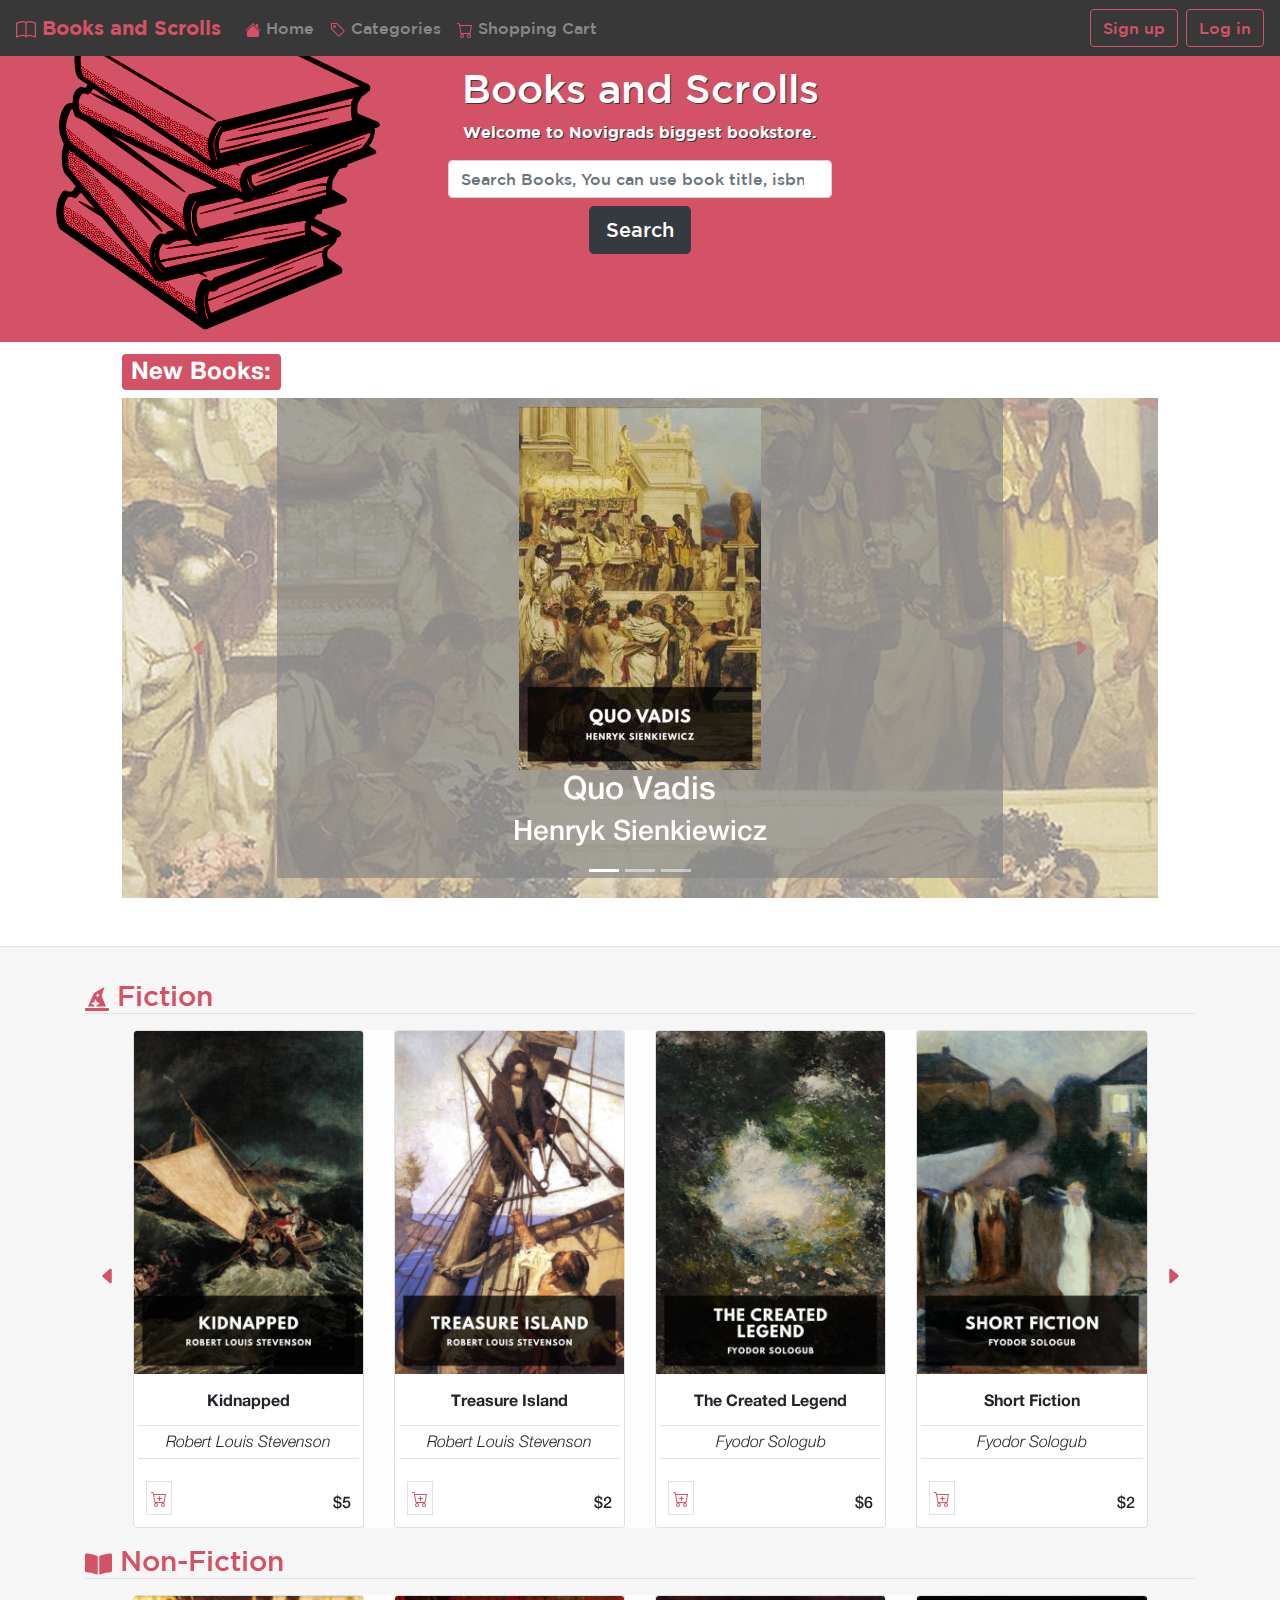
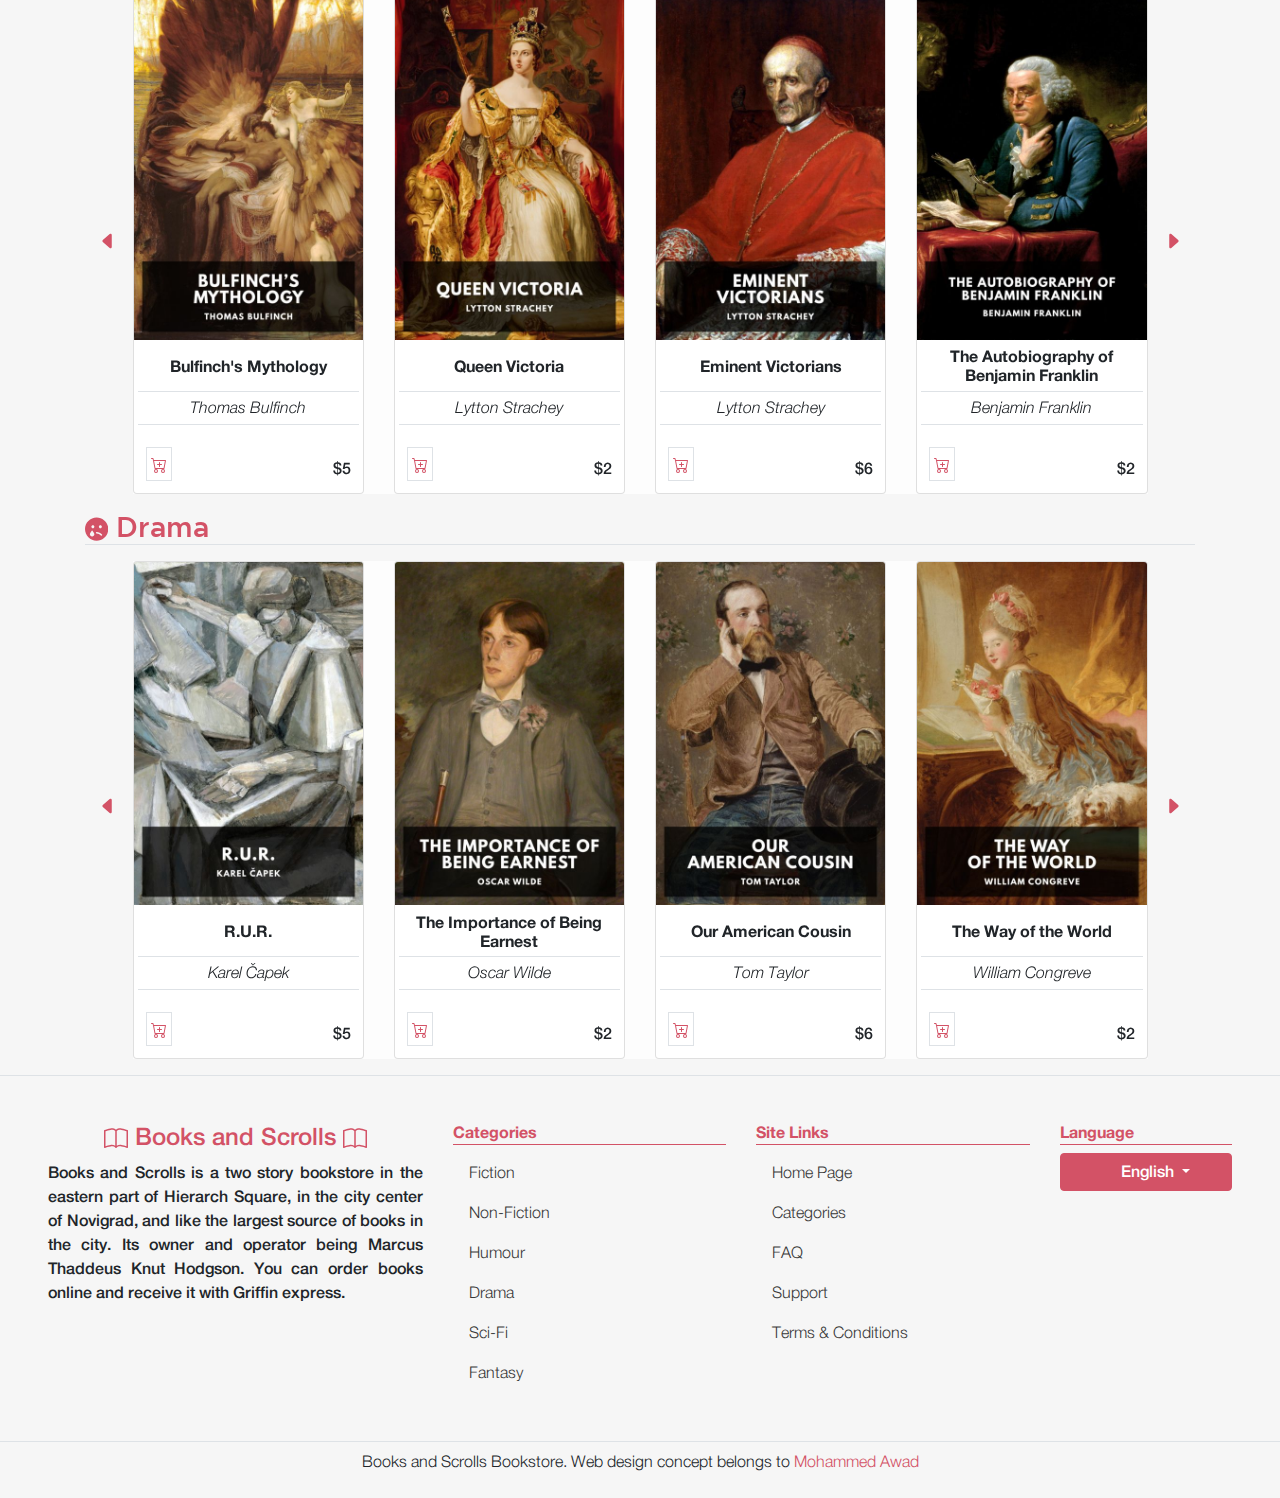
<file: index.html>
<!DOCTYPE html>
<html lang="en">

<head>
  <meta charset="UTF-8">
  <meta content="width=device-width, initial-scale=1.0" name="viewport">
  <meta content="ie=edge" http-equiv="X-UA-Compatible">
  <title>Books and Scrolls</title>
  <link href="./css/bootstrap.min.css" rel="stylesheet">
  <link href="./css/fonts.css" rel="stylesheet">
  <link href="./css/style.css" rel="stylesheet">
  <link href="./css/flags.css" rel="stylesheet">

</head>

<body>
  <header class="font-gotham">
    <nav class="navbar navbar-expand-lg fixed-top">
      <a class="navbar-brand font-gotham-bold" href="index.html">
        <svg class="bi bi-book" fill="#d35266" height="1em" viewbox="0 0 16 16" width="1em" xmlns="http://www.w3.org/2000/svg">
          <path
            d="M1 2.828v9.923c.918-.35 2.107-.692 3.287-.81 1.094-.111 2.278-.039 3.213.492V2.687c-.654-.689-1.782-.886-3.112-.752-1.234.124-2.503.523-3.388.893zm7.5-.141v9.746c.935-.53 2.12-.603 3.213-.493 1.18.12 2.37.461 3.287.811V2.828c-.885-.37-2.154-.769-3.388-.893-1.33-.134-2.458.063-3.112.752zM8 1.783C7.015.936 5.587.81 4.287.94c-1.514.153-3.042.672-3.994 1.105A.5.5 0 0 0 0 2.5v11a.5.5 0 0 0 .707.455c.882-.4 2.303-.881 3.68-1.02 1.409-.142 2.59.087 3.223.877a.5.5 0 0 0 .78 0c.633-.79 1.814-1.019 3.222-.877 1.378.139 2.8.62 3.681 1.02A.5.5 0 0 0 16 13.5v-11a.5.5 0 0 0-.293-.455c-.952-.433-2.48-.952-3.994-1.105C10.413.809 8.985.936 8 1.783z"
            fill-rule="evenodd" />
        </svg>
        Books and Scrolls</a>
      <button aria-controls="navbarCollapsedMenu" aria-expanded="false" aria-label="Toggle navigation" class="navbar-toggler" data-target="#navbarCollapsedMenu" data-toggle="collapse" type="button">
        <span class="navbar-toggler-icon"><svg class="bi bi-list" fill="#d35266" height="1em" viewbox="0 0 16 16" width="1em" xmlns="http://www.w3.org/2000/svg">
            <path d="M2.5 11.5A.5.5 0 0 1 3 11h10a.5.5 0 0 1 0 1H3a.5.5 0 0 1-.5-.5zm0-4A.5.5 0 0 1 3 7h10a.5.5 0 0 1 0 1H3a.5.5 0 0 1-.5-.5zm0-4A.5.5 0 0 1 3 3h10a.5.5 0 0 1 0 1H3a.5.5 0 0 1-.5-.5z" fill-rule="evenodd" />
          </svg></span>
      </button>

      <div class="collapse navbar-collapse" id="navbarCollapsedMenu">
        <ul class="navbar-nav mr-auto mt-2 mt-lg-0">
          <li class="nav-item active">
            <a class="nav-link" href="index.html">
              <svg class="bi bi-house-door" fill="#d35266" height="1em" viewbox="0 0 16 16" width="1em" xmlns="http://www.w3.org/2000/svg">
                <path d="M8 3.293l6 6V13.5a1.5 1.5 0 0 1-1.5 1.5h-9A1.5 1.5 0 0 1 2 13.5V9.293l6-6zm5-.793V6l-2-2V2.5a.5.5 0 0 1 .5-.5h1a.5.5 0 0 1 .5.5z" fill-rule="evenodd" />
                <path d="M7.293 1.5a1 1 0 0 1 1.414 0l6.647 6.646a.5.5 0 0 1-.708.708L8 2.207 1.354 8.854a.5.5 0 1 1-.708-.708L7.293 1.5z" fill-rule="evenodd" />
              </svg>
              Home <span class="sr-only">(current)</span></a>
          </li>
          <li class="nav-item">
            <a class="nav-link" href="#">
              <svg class="bi bi-tag-fill" fill="#d35266" height="1em" viewbox="0 0 16 16" width="1em" xmlns="http://www.w3.org/2000/svg">
                <path d="M2 2v4.586l7 7L13.586 9l-7-7H2zM1 2a1 1 0 0 1 1-1h4.586a1 1 0 0 1 .707.293l7 7a1 1 0 0 1 0 1.414l-4.586 4.586a1 1 0 0 1-1.414 0l-7-7A1 1 0 0 1 1 6.586V2z" fill-rule="evenodd" />
                <path d="M4.5 5a.5.5 0 1 0 0-1 .5.5 0 0 0 0 1zm0 1a1.5 1.5 0 1 0 0-3 1.5 1.5 0 0 0 0 3z" fill-rule="evenodd" />
              </svg>
              Categories</a>
          </li>
          <li class="nav-item">
            <a class="nav-link" href="#">
              <svg class="bi bi-cart" fill="#d35266" height="1em" viewbox="0 0 16 16" width="1em" xmlns="http://www.w3.org/2000/svg">
                <path
                  d="M0 1.5A.5.5 0 0 1 .5 1H2a.5.5 0 0 1 .485.379L2.89 3H14.5a.5.5 0 0 1 .491.592l-1.5 8A.5.5 0 0 1 13 12H4a.5.5 0 0 1-.491-.408L2.01 3.607 1.61 2H.5a.5.5 0 0 1-.5-.5zM3.102 4l1.313 7h8.17l1.313-7H3.102zM5 12a2 2 0 1 0 0 4 2 2 0 0 0 0-4zm7 0a2 2 0 1 0 0 4 2 2 0 0 0 0-4zm-7 1a1 1 0 1 0 0 2 1 1 0 0 0 0-2zm7 0a1 1 0 1 0 0 2 1 1 0 0 0 0-2z"
                  fill-rule="evenodd" />
              </svg>
              Shopping Cart</a>
          </li>
        </ul>
        <a class="btn btn-outline-danger float-right" href="#">Sign up</a>
        <a class="btn btn-outline-danger float-right ml-2" href="#">Log in</a>

      </div>
    </nav>
  </header>
  <main>
    <section class="jumbotron jumbotron-fluid text-center mb-0 font-gotham-bold">
      <h1>Books and Scrolls</h1>
      <p>Welcome to Novigrads biggest bookstore.</p>
      <form>
        <div class="form-group">
          <input class="form-control mx-auto" id="jumbosearch" placeholder="Search Books, You can use book title, isbn, author or publisher to search books" type="search">
          <a class="btn btn-lg btn-dark my-2 " href="results.html">Search</a>
        </div>
      </form>
    </section>
    <section class="container-fluid new border-bottom pb-5 bg-clear d-none d-md-block bg-white font-helvetica">
      <div class="row pt-2">
        <div class="col-md-1"></div>
        <div class="col-md-10">
          <h2 class="text-danger"><span class="badge badge-danger">New Books:</span></h2>

          <div class="carousel slide" data-ride="carousel" id="carouselNew">
            <ol class="carousel-indicators">
              <li class="active" data-slide-to="0" data-target="#carouselNew"></li>
              <li data-slide-to="1" data-target="#carouselNew"></li>
              <li data-slide-to="2" data-target="#carouselNew"></li>
            </ol>
            <div class="carousel-inner">
              <div class="carousel-item active mx-auto">
                <img alt="Book Cover" class="carousel-image" src="./assets/images/hero/quo-vadis-hero.jpg" />
                <div class="carousel-caption">
                  <img alt="Quo Vadis Cover" src="./assets/images/bookcovers/henryk-sienkiewicz_quo-vadis.jpg" />
                  <h2>Quo Vadis</h2>
                  <h3>Henryk Sienkiewicz</h3>
                </div>
              </div>
              <div class="carousel-item">
                <img alt="Book Cover" class="carousel-image" src="./assets/images/hero/pierre-and-jean-hero.jpg" />
                <div class="carousel-caption">
                  <img alt="Quo Vadis Cover" src="./assets/images/bookcovers/guy-de-maupassant_pierre-and-jean.jpg" />
                  <h2>Pierre and Jean</h2>
                  <h3>Guy de Muapassant</h3>
                </div>
              </div>
              <div class="carousel-item">
                <img alt="Book Cover" class="carousel-image" src="./assets/images/hero/hadji-murad-hero.jpg" />
                <div class="carousel-caption">
                  <img alt="Quo Vadis Cover" src="./assets/images/bookcovers/leo-tolstoy_hadji-murad.jpg" />
                  <h2>Hadji Murad</h2>
                  <h3>Leo Tolstoy</h3>
                </div>

              </div>
            </div>
            <a class="carousel-control-prev" data-slide="prev" href="#carouselNew" role="button">
              <span aria-hidden="true" class="carousel-control-prev-icon"></span>
              <span class="sr-only">Previous</span>
            </a>
            <a class="carousel-control-next" data-slide="next" href="#carouselNew" role="button">
              <span aria-hidden="true" class="carousel-control-next-icon"></span>
              <span class="sr-only">Next</span>
            </a>
          </div>
        </div>
        <div class="col-md-1"></div>
      </div>

    </section>
    <section class="shop-content container py-3 font-helvetica">
      <div class="row">
        <div class="col-md-12">
          <h3 class="dep-name my-3 border-bottom font-gotham text-danger"><svg aria-hidden="true" focusable="false" data-prefix="fas" data-icon="hat-wizard" class="svg-inline--fa fa-hat-wizard fa-w-16" role="img" xmlns="http://www.w3.org/2000/svg"
              viewbox="0 0 512 512">
              <path fill="#d35266"
                d="M496 448H16c-8.84 0-16 7.16-16 16v32c0 8.84 7.16 16 16 16h480c8.84 0 16-7.16 16-16v-32c0-8.84-7.16-16-16-16zm-304-64l-64-32 64-32 32-64 32 64 64 32-64 32-16 32h208l-86.41-201.63a63.955 63.955 0 0 1-1.89-45.45L416 0 228.42 107.19a127.989 127.989 0 0 0-53.46 59.15L64 416h144l-16-32zm64-224l16-32 16 32 32 16-32 16-16 32-16-32-32-16 32-16z">
              </path>
            </svg> Fiction</h3>
          <div class="carousel slide row justify-content-center align-items-center" data-ride="fiction" id="fiction">
            <a class="d-none d-lg-block" data-slide="prev" href="#fiction" role="button">
              <span aria-hidden="true" class="carousel-control-prev-icon"></span>
              <span class="sr-only">Previous</span>
            </a>
            <div class="col-lg-11">
              <div class="carousel-inner">
                <div class="carousel-item active">
                  <div class="card-deck row">
                    <div class="card">
                      <img alt="Book Cover" class="card-img-top" src="./assets/images/bookcovers/robert-louis-stevenson_kidnapped.jpg">
                      <div class="d-flex flex-column p-1">
                        <h6 class="card-title font-helvetica-bold p-1 m-0 border-bottom d-flex align-items-center text-center justify-content-center">Kidnapped</h6>
                        <p class="font-helvetica-italic p-1 m-0 border-bottom text-center">Robert Louis Stevenson</p>
                        <div class="d-flex justify-content-between align-items-end p-2">
                          <a class="p-1 d-inline-block border">
                            <svg class="bi bi-cart-plus" fill="#d35266" height="1em" viewbox="0 0 16 16" width="1em" xmlns="http://www.w3.org/2000/svg">
                              <path
                                d="M0 1.5A.5.5 0 0 1 .5 1H2a.5.5 0 0 1 .485.379L2.89 3H14.5a.5.5 0 0 1 .491.592l-1.5 8A.5.5 0 0 1 13 12H4a.5.5 0 0 1-.491-.408L2.01 3.607 1.61 2H.5a.5.5 0 0 1-.5-.5zM3.102 4l1.313 7h8.17l1.313-7H3.102zM5 12a2 2 0 1 0 0 4 2 2 0 0 0 0-4zm7 0a2 2 0 1 0 0 4 2 2 0 0 0 0-4zm-7 1a1 1 0 1 0 0 2 1 1 0 0 0 0-2zm7 0a1 1 0 1 0 0 2 1 1 0 0 0 0-2z"
                                fill-rule="evenodd" />
                              <path d="M8.5 5a.5.5 0 0 1 .5.5V7h1.5a.5.5 0 0 1 0 1H9v1.5a.5.5 0 0 1-1 0V8H6.5a.5.5 0 0 1 0-1H8V5.5a.5.5 0 0 1 .5-.5z" fill-rule="evenodd" />
                            </svg>
                          </a>
                          <span class="float-right align-content-end mt-4">$5</span>
                        </div>
                      </div>
                    </div>
                    <div class="card">
                      <img alt="Book Cover" class="card-img-top" src="./assets/images/bookcovers/robert-louis-stevenson_treasure-island.jpg">
                      <div class="d-flex flex-column p-1">
                        <h6 class="card-title font-helvetica-bold p-1 m-0 border-bottom d-flex align-items-center text-center justify-content-center">Treasure Island</h6>
                        <p class="font-helvetica-italic p-1 m-0 border-bottom text-center">Robert Louis Stevenson</p>
                        <div class="d-flex justify-content-between align-items-end p-2">
                          <a class="p-1 d-inline-block border">
                            <svg class="bi bi-cart-plus" fill="#d35266" height="1em" viewbox="0 0 16 16" width="1em" xmlns="http://www.w3.org/2000/svg">
                              <path
                                d="M0 1.5A.5.5 0 0 1 .5 1H2a.5.5 0 0 1 .485.379L2.89 3H14.5a.5.5 0 0 1 .491.592l-1.5 8A.5.5 0 0 1 13 12H4a.5.5 0 0 1-.491-.408L2.01 3.607 1.61 2H.5a.5.5 0 0 1-.5-.5zM3.102 4l1.313 7h8.17l1.313-7H3.102zM5 12a2 2 0 1 0 0 4 2 2 0 0 0 0-4zm7 0a2 2 0 1 0 0 4 2 2 0 0 0 0-4zm-7 1a1 1 0 1 0 0 2 1 1 0 0 0 0-2zm7 0a1 1 0 1 0 0 2 1 1 0 0 0 0-2z"
                                fill-rule="evenodd" />
                              <path d="M8.5 5a.5.5 0 0 1 .5.5V7h1.5a.5.5 0 0 1 0 1H9v1.5a.5.5 0 0 1-1 0V8H6.5a.5.5 0 0 1 0-1H8V5.5a.5.5 0 0 1 .5-.5z" fill-rule="evenodd" />
                            </svg>
                          </a>
                          <span class="float-right align-content-end mt-4">$2</span>
                        </div>
                      </div>
                    </div>
                    <div class="w-100 d-lg-none mb-3"></div>
                    <div class="card">
                      <img alt="Book Cover" class="card-img-top" src="./assets/images/bookcovers/fyodor-sologub_the-created-legend.jpg">
                      <div class="d-flex flex-column p-1">
                        <h6 class="card-title font-helvetica-bold p-1 m-0 border-bottom d-flex align-items-center text-center justify-content-center">The Created Legend</h6>
                        <p class="font-helvetica-italic p-1 m-0 border-bottom text-center">Fyodor Sologub</p>
                        <div class="d-flex justify-content-between align-items-end p-2">
                          <a class="p-1 d-inline-block border">
                            <svg class="bi bi-cart-plus" fill="#d35266" height="1em" viewbox="0 0 16 16" width="1em" xmlns="http://www.w3.org/2000/svg">
                              <path
                                d="M0 1.5A.5.5 0 0 1 .5 1H2a.5.5 0 0 1 .485.379L2.89 3H14.5a.5.5 0 0 1 .491.592l-1.5 8A.5.5 0 0 1 13 12H4a.5.5 0 0 1-.491-.408L2.01 3.607 1.61 2H.5a.5.5 0 0 1-.5-.5zM3.102 4l1.313 7h8.17l1.313-7H3.102zM5 12a2 2 0 1 0 0 4 2 2 0 0 0 0-4zm7 0a2 2 0 1 0 0 4 2 2 0 0 0 0-4zm-7 1a1 1 0 1 0 0 2 1 1 0 0 0 0-2zm7 0a1 1 0 1 0 0 2 1 1 0 0 0 0-2z"
                                fill-rule="evenodd" />
                              <path d="M8.5 5a.5.5 0 0 1 .5.5V7h1.5a.5.5 0 0 1 0 1H9v1.5a.5.5 0 0 1-1 0V8H6.5a.5.5 0 0 1 0-1H8V5.5a.5.5 0 0 1 .5-.5z" fill-rule="evenodd" />
                            </svg>
                          </a>
                          <span class="float-right align-content-end mt-4">$6</span>
                        </div>
                      </div>
                    </div>
                    <div class="card">
                      <img alt="Book Cover" class="card-img-top" src="./assets/images/bookcovers/fyodor-sologub_short-fiction.jpg">
                      <div class="d-flex flex-column p-1">
                        <h6 class="card-title font-helvetica-bold p-1 m-0 border-bottom d-flex align-items-center text-center justify-content-center">Short Fiction</h6>
                        <p class="font-helvetica-italic p-1 m-0 border-bottom text-center">Fyodor Sologub</p>
                        <div class="d-flex justify-content-between align-items-end p-2">
                          <a class="p-1 d-inline-block border">
                            <svg class="bi bi-cart-plus" fill="#d35266" height="1em" viewbox="0 0 16 16" width="1em" xmlns="http://www.w3.org/2000/svg">
                              <path
                                d="M0 1.5A.5.5 0 0 1 .5 1H2a.5.5 0 0 1 .485.379L2.89 3H14.5a.5.5 0 0 1 .491.592l-1.5 8A.5.5 0 0 1 13 12H4a.5.5 0 0 1-.491-.408L2.01 3.607 1.61 2H.5a.5.5 0 0 1-.5-.5zM3.102 4l1.313 7h8.17l1.313-7H3.102zM5 12a2 2 0 1 0 0 4 2 2 0 0 0 0-4zm7 0a2 2 0 1 0 0 4 2 2 0 0 0 0-4zm-7 1a1 1 0 1 0 0 2 1 1 0 0 0 0-2zm7 0a1 1 0 1 0 0 2 1 1 0 0 0 0-2z"
                                fill-rule="evenodd" />
                              <path d="M8.5 5a.5.5 0 0 1 .5.5V7h1.5a.5.5 0 0 1 0 1H9v1.5a.5.5 0 0 1-1 0V8H6.5a.5.5 0 0 1 0-1H8V5.5a.5.5 0 0 1 .5-.5z" fill-rule="evenodd" />
                            </svg>
                          </a>
                          <span class="float-right align-content-end mt-4">$2</span>
                        </div>
                      </div>
                    </div>

                  </div>
                </div>
                <div class="carousel-item">
                  <div class="card-deck row">
                    <div class="card">
                      <img alt="Book Cover" class="card-img-top" src="./assets/images/bookcovers/fyodor-sologub_the-little-demon.jpg">
                      <div class="d-flex flex-column p-1">
                        <h6 class="card-title font-helvetica-bold p-1 m-0 border-bottom d-flex align-items-center text-center justify-content-center">Little Demon</h6>
                        <p class="font-helvetica-italic p-1 m-0 border-bottom text-center">Fyodor Sologub</p>
                        <div class="d-flex justify-content-between align-items-end p-2">
                          <a class="p-1 d-inline-block border">
                            <svg class="bi bi-cart-plus" fill="#d35266" height="1em" viewbox="0 0 16 16" width="1em" xmlns="http://www.w3.org/2000/svg">
                              <path
                                d="M0 1.5A.5.5 0 0 1 .5 1H2a.5.5 0 0 1 .485.379L2.89 3H14.5a.5.5 0 0 1 .491.592l-1.5 8A.5.5 0 0 1 13 12H4a.5.5 0 0 1-.491-.408L2.01 3.607 1.61 2H.5a.5.5 0 0 1-.5-.5zM3.102 4l1.313 7h8.17l1.313-7H3.102zM5 12a2 2 0 1 0 0 4 2 2 0 0 0 0-4zm7 0a2 2 0 1 0 0 4 2 2 0 0 0 0-4zm-7 1a1 1 0 1 0 0 2 1 1 0 0 0 0-2zm7 0a1 1 0 1 0 0 2 1 1 0 0 0 0-2z"
                                fill-rule="evenodd" />
                              <path d="M8.5 5a.5.5 0 0 1 .5.5V7h1.5a.5.5 0 0 1 0 1H9v1.5a.5.5 0 0 1-1 0V8H6.5a.5.5 0 0 1 0-1H8V5.5a.5.5 0 0 1 .5-.5z" fill-rule="evenodd" />
                            </svg>
                          </a>
                          <span class="float-right align-content-end mt-4">$23</span>
                        </div>
                      </div>
                    </div>
                    <div class="card">
                      <img alt="Book Cover" class="card-img-top" src="./assets/images/bookcovers/lewis-carroll_a-tangled-tale.jpg">
                      <div class="d-flex flex-column p-1">
                        <h6 class="card-title font-helvetica-bold p-1 m-0 border-bottom d-flex align-items-center text-center justify-content-center">A Tangled Tale</h6>
                        <p class="font-helvetica-italic p-1 m-0 border-bottom text-center">Lewis Caroll</p>
                        <div class="d-flex justify-content-between align-items-end p-2">
                          <a class="p-1 d-inline-block border">
                            <svg class="bi bi-cart-plus" fill="#d35266" height="1em" viewbox="0 0 16 16" width="1em" xmlns="http://www.w3.org/2000/svg">
                              <path
                                d="M0 1.5A.5.5 0 0 1 .5 1H2a.5.5 0 0 1 .485.379L2.89 3H14.5a.5.5 0 0 1 .491.592l-1.5 8A.5.5 0 0 1 13 12H4a.5.5 0 0 1-.491-.408L2.01 3.607 1.61 2H.5a.5.5 0 0 1-.5-.5zM3.102 4l1.313 7h8.17l1.313-7H3.102zM5 12a2 2 0 1 0 0 4 2 2 0 0 0 0-4zm7 0a2 2 0 1 0 0 4 2 2 0 0 0 0-4zm-7 1a1 1 0 1 0 0 2 1 1 0 0 0 0-2zm7 0a1 1 0 1 0 0 2 1 1 0 0 0 0-2z"
                                fill-rule="evenodd" />
                              <path d="M8.5 5a.5.5 0 0 1 .5.5V7h1.5a.5.5 0 0 1 0 1H9v1.5a.5.5 0 0 1-1 0V8H6.5a.5.5 0 0 1 0-1H8V5.5a.5.5 0 0 1 .5-.5z" fill-rule="evenodd" />
                            </svg>
                          </a>
                          <span class="float-right align-content-end mt-4">$7</span>
                        </div>
                      </div>
                    </div>
                    <div class="w-100 d-lg-none mb-3"></div>
                    <div class="card">
                      <img alt="Book Cover" class="card-img-top" src="./assets/images/bookcovers/lewis-carroll_alices-adventures-in-wonderland.jpg">
                      <div class="d-flex flex-column p-1">
                        <h6 class="card-title font-helvetica-bold p-1 m-0 border-bottom d-flex align-items-center text-center justify-content-center">Alice's Adventures in
                          Wonderland</h6>
                        <p class="font-helvetica-italic p-1 m-0 border-bottom text-center">Lewis Carroll</p>
                        <div class="d-flex justify-content-between align-items-end p-2">
                          <a class="p-1 d-inline-block border">
                            <svg class="bi bi-cart-plus" fill="#d35266" height="1em" viewbox="0 0 16 16" width="1em" xmlns="http://www.w3.org/2000/svg">
                              <path
                                d="M0 1.5A.5.5 0 0 1 .5 1H2a.5.5 0 0 1 .485.379L2.89 3H14.5a.5.5 0 0 1 .491.592l-1.5 8A.5.5 0 0 1 13 12H4a.5.5 0 0 1-.491-.408L2.01 3.607 1.61 2H.5a.5.5 0 0 1-.5-.5zM3.102 4l1.313 7h8.17l1.313-7H3.102zM5 12a2 2 0 1 0 0 4 2 2 0 0 0 0-4zm7 0a2 2 0 1 0 0 4 2 2 0 0 0 0-4zm-7 1a1 1 0 1 0 0 2 1 1 0 0 0 0-2zm7 0a1 1 0 1 0 0 2 1 1 0 0 0 0-2z"
                                fill-rule="evenodd" />
                              <path d="M8.5 5a.5.5 0 0 1 .5.5V7h1.5a.5.5 0 0 1 0 1H9v1.5a.5.5 0 0 1-1 0V8H6.5a.5.5 0 0 1 0-1H8V5.5a.5.5 0 0 1 .5-.5z" fill-rule="evenodd" />
                            </svg>
                          </a>
                          <span class="float-right align-content-end mt-4">$4</span>
                        </div>
                      </div>
                    </div>
                    <div class="card">
                      <img alt="Book Cover" class="card-img-top" src="./assets/images/bookcovers/selma-lagerlof_the-wonderful-adventures-of-nils.jpg">
                      <div class="d-flex flex-column p-1">
                        <h6 class="card-title font-helvetica-bold p-1 m-0 border-bottom d-flex align-items-center text-center justify-content-center">The Wonderful Adventures of
                          Nils</h6>
                        <p class="font-helvetica-italic p-1 m-0 border-bottom text-center">Selma Lagerlöf</p>
                        <div class="d-flex justify-content-between align-items-end p-2">

                          <a class="p-1 d-inline-block border">
                            <svg class="bi bi-cart-plus" fill="#d35266" height="1em" viewbox="0 0 16 16" width="1em" xmlns="http://www.w3.org/2000/svg">
                              <path
                                d="M0 1.5A.5.5 0 0 1 .5 1H2a.5.5 0 0 1 .485.379L2.89 3H14.5a.5.5 0 0 1 .491.592l-1.5 8A.5.5 0 0 1 13 12H4a.5.5 0 0 1-.491-.408L2.01 3.607 1.61 2H.5a.5.5 0 0 1-.5-.5zM3.102 4l1.313 7h8.17l1.313-7H3.102zM5 12a2 2 0 1 0 0 4 2 2 0 0 0 0-4zm7 0a2 2 0 1 0 0 4 2 2 0 0 0 0-4zm-7 1a1 1 0 1 0 0 2 1 1 0 0 0 0-2zm7 0a1 1 0 1 0 0 2 1 1 0 0 0 0-2z"
                                fill-rule="evenodd" />
                              <path d="M8.5 5a.5.5 0 0 1 .5.5V7h1.5a.5.5 0 0 1 0 1H9v1.5a.5.5 0 0 1-1 0V8H6.5a.5.5 0 0 1 0-1H8V5.5a.5.5 0 0 1 .5-.5z" fill-rule="evenodd" />
                            </svg>
                          </a>
                          <span class="float-right align-content-end mt-4">$2</span>
                        </div>
                      </div>
                    </div>

                  </div>
                </div>
              </div>

            </div>
            <a class="d-none d-lg-block" data-slide="next" href="#fiction" role="button">
              <span aria-hidden="true" class="carousel-control-next-icon"></span>
              <span class="sr-only">Next</span>
            </a>
          </div>
        </div>
      </div>
      <div class="row">
        <div class="col-md-12">
          <h3 class="dep-name my-3 border-bottom font-gotham text-danger"><svg aria-hidden="true" focusable="false" data-prefix="fas" data-icon="book-open" class="svg-inline--fa fa-book-open fa-w-16" role="img" xmlns="http://www.w3.org/2000/svg"
              viewbox="0 0 576 512">
              <path fill="#d35266"
                d="M542.22 32.05c-54.8 3.11-163.72 14.43-230.96 55.59-4.64 2.84-7.27 7.89-7.27 13.17v363.87c0 11.55 12.63 18.85 23.28 13.49 69.18-34.82 169.23-44.32 218.7-46.92 16.89-.89 30.02-14.43 30.02-30.66V62.75c.01-17.71-15.35-31.74-33.77-30.7zM264.73 87.64C197.5 46.48 88.58 35.17 33.78 32.05 15.36 31.01 0 45.04 0 62.75V400.6c0 16.24 13.13 29.78 30.02 30.66 49.49 2.6 149.59 12.11 218.77 46.95 10.62 5.35 23.21-1.94 23.21-13.46V100.63c0-5.29-2.62-10.14-7.27-12.99z">
              </path>
            </svg> Non-Fiction</h3>
          <div class="carousel slide row justify-content-center align-items-center" data-ride="non-fiction" id="non-fiction">
            <a class="d-none d-lg-block" data-slide="prev" href="#non-fiction" role="button">
              <span aria-hidden="true" class="carousel-control-prev-icon"></span>
              <span class="sr-only">Previous</span>
            </a>
            <div class="col-lg-11">

              <div class="carousel-inner">


                <div class="carousel-item active">

                  <div class="card-deck row">
                    <div class="card">
                      <img alt="Book Cover" class="card-img-top" src="./assets/images/bookcovers/thomas-bulfinch_bulfinchs-mythology.jpg">
                      <div class="d-flex flex-column p-1">
                        <h6 class="card-title font-helvetica-bold p-1 m-0 border-bottom d-flex align-items-center text-center justify-content-center">Bulfinch's Mythology</h6>
                        <p class="font-helvetica-italic p-1 m-0 border-bottom text-center">Thomas Bulfinch</p>
                        <div class="d-flex justify-content-between align-items-end p-2">
                          <a class="p-1 d-inline-block border">
                            <svg class="bi bi-cart-plus" fill="#d35266" height="1em" viewbox="0 0 16 16" width="1em" xmlns="http://www.w3.org/2000/svg">
                              <path
                                d="M0 1.5A.5.5 0 0 1 .5 1H2a.5.5 0 0 1 .485.379L2.89 3H14.5a.5.5 0 0 1 .491.592l-1.5 8A.5.5 0 0 1 13 12H4a.5.5 0 0 1-.491-.408L2.01 3.607 1.61 2H.5a.5.5 0 0 1-.5-.5zM3.102 4l1.313 7h8.17l1.313-7H3.102zM5 12a2 2 0 1 0 0 4 2 2 0 0 0 0-4zm7 0a2 2 0 1 0 0 4 2 2 0 0 0 0-4zm-7 1a1 1 0 1 0 0 2 1 1 0 0 0 0-2zm7 0a1 1 0 1 0 0 2 1 1 0 0 0 0-2z"
                                fill-rule="evenodd" />
                              <path d="M8.5 5a.5.5 0 0 1 .5.5V7h1.5a.5.5 0 0 1 0 1H9v1.5a.5.5 0 0 1-1 0V8H6.5a.5.5 0 0 1 0-1H8V5.5a.5.5 0 0 1 .5-.5z" fill-rule="evenodd" />
                            </svg>
                          </a>
                          <span class="float-right align-content-end mt-4">$5</span>
                        </div>
                      </div>
                    </div>
                    <div class="card">
                      <img alt="Book Cover" class="card-img-top" src="./assets/images/bookcovers/lytton-strachey_queen-victoria.jpg">
                      <div class="d-flex flex-column p-1">
                        <h6 class="card-title font-helvetica-bold p-1 m-0 border-bottom d-flex align-items-center text-center justify-content-center">Queen Victoria</h6>
                        <p class="font-helvetica-italic p-1 m-0 border-bottom text-center">Lytton Strachey</p>
                        <div class="d-flex justify-content-between align-items-end p-2">
                          <a class="p-1 d-inline-block border">
                            <svg class="bi bi-cart-plus" fill="#d35266" height="1em" viewbox="0 0 16 16" width="1em" xmlns="http://www.w3.org/2000/svg">
                              <path
                                d="M0 1.5A.5.5 0 0 1 .5 1H2a.5.5 0 0 1 .485.379L2.89 3H14.5a.5.5 0 0 1 .491.592l-1.5 8A.5.5 0 0 1 13 12H4a.5.5 0 0 1-.491-.408L2.01 3.607 1.61 2H.5a.5.5 0 0 1-.5-.5zM3.102 4l1.313 7h8.17l1.313-7H3.102zM5 12a2 2 0 1 0 0 4 2 2 0 0 0 0-4zm7 0a2 2 0 1 0 0 4 2 2 0 0 0 0-4zm-7 1a1 1 0 1 0 0 2 1 1 0 0 0 0-2zm7 0a1 1 0 1 0 0 2 1 1 0 0 0 0-2z"
                                fill-rule="evenodd" />
                              <path d="M8.5 5a.5.5 0 0 1 .5.5V7h1.5a.5.5 0 0 1 0 1H9v1.5a.5.5 0 0 1-1 0V8H6.5a.5.5 0 0 1 0-1H8V5.5a.5.5 0 0 1 .5-.5z" fill-rule="evenodd" />
                            </svg>
                          </a>
                          <span class="float-right align-content-end mt-4">$2</span>
                        </div>
                      </div>
                    </div>
                    <div class="w-100 d-lg-none mb-3"></div>
                    <div class="card">
                      <img alt="Book Cover" class="card-img-top" src="./assets/images/bookcovers/lytton-strachey_eminent-victorians.jpg">
                      <div class="d-flex flex-column p-1">
                        <h6 class="card-title font-helvetica-bold p-1 m-0 border-bottom d-flex align-items-center text-center justify-content-center">Eminent Victorians</h6>
                        <p class="font-helvetica-italic p-1 m-0 border-bottom text-center">Lytton Strachey</p>
                        <div class="d-flex justify-content-between align-items-end p-2">

                          <a class="p-1 d-inline-block border">
                            <svg class="bi bi-cart-plus" fill="#d35266" height="1em" viewbox="0 0 16 16" width="1em" xmlns="http://www.w3.org/2000/svg">
                              <path
                                d="M0 1.5A.5.5 0 0 1 .5 1H2a.5.5 0 0 1 .485.379L2.89 3H14.5a.5.5 0 0 1 .491.592l-1.5 8A.5.5 0 0 1 13 12H4a.5.5 0 0 1-.491-.408L2.01 3.607 1.61 2H.5a.5.5 0 0 1-.5-.5zM3.102 4l1.313 7h8.17l1.313-7H3.102zM5 12a2 2 0 1 0 0 4 2 2 0 0 0 0-4zm7 0a2 2 0 1 0 0 4 2 2 0 0 0 0-4zm-7 1a1 1 0 1 0 0 2 1 1 0 0 0 0-2zm7 0a1 1 0 1 0 0 2 1 1 0 0 0 0-2z"
                                fill-rule="evenodd" />
                              <path d="M8.5 5a.5.5 0 0 1 .5.5V7h1.5a.5.5 0 0 1 0 1H9v1.5a.5.5 0 0 1-1 0V8H6.5a.5.5 0 0 1 0-1H8V5.5a.5.5 0 0 1 .5-.5z" fill-rule="evenodd" />
                            </svg>
                          </a>
                          <span class="float-right align-content-end mt-4">$6</span>
                        </div>
                      </div>
                    </div>
                    <div class="card">
                      <img alt="Book Cover" class="card-img-top" src="./assets/images/bookcovers/benjamin-franklin_the-autobiography-of-benjamin-franklin.jpg">
                      <div class="d-flex flex-column p-1">
                        <h6 class="card-title font-helvetica-bold p-1 m-0 border-bottom d-flex align-items-center text-center justify-content-center">The Autobiography of
                          Benjamin
                          Franklin</h6>
                        <p class="font-helvetica-italic p-1 m-0 border-bottom text-center">Benjamin Franklin</p>
                        <div class="d-flex justify-content-between align-items-end p-2">

                          <a class="p-1 d-inline-block border">
                            <svg class="bi bi-cart-plus" fill="#d35266" height="1em" viewbox="0 0 16 16" width="1em" xmlns="http://www.w3.org/2000/svg">
                              <path
                                d="M0 1.5A.5.5 0 0 1 .5 1H2a.5.5 0 0 1 .485.379L2.89 3H14.5a.5.5 0 0 1 .491.592l-1.5 8A.5.5 0 0 1 13 12H4a.5.5 0 0 1-.491-.408L2.01 3.607 1.61 2H.5a.5.5 0 0 1-.5-.5zM3.102 4l1.313 7h8.17l1.313-7H3.102zM5 12a2 2 0 1 0 0 4 2 2 0 0 0 0-4zm7 0a2 2 0 1 0 0 4 2 2 0 0 0 0-4zm-7 1a1 1 0 1 0 0 2 1 1 0 0 0 0-2zm7 0a1 1 0 1 0 0 2 1 1 0 0 0 0-2z"
                                fill-rule="evenodd" />
                              <path d="M8.5 5a.5.5 0 0 1 .5.5V7h1.5a.5.5 0 0 1 0 1H9v1.5a.5.5 0 0 1-1 0V8H6.5a.5.5 0 0 1 0-1H8V5.5a.5.5 0 0 1 .5-.5z" fill-rule="evenodd" />
                            </svg>
                          </a>
                          <span class="float-right align-content-end mt-4">$2</span>
                        </div>
                      </div>
                    </div>

                  </div>


                </div>
                <div class="carousel-item">
                  <div class="card-deck row">
                    <div class="card">
                      <img alt="Book Cover" class="card-img-top" src="./assets/images/bookcovers/julius-caesar_commentaries-on-the-gallic-war.jpg">
                      <div class="d-flex flex-column p-1">
                        <h6 class="card-title font-helvetica-bold p-1 m-0 border-bottom d-flex align-items-center text-center justify-content-center">Commentaries on the Gallic
                          War</h6>
                        <p class="font-helvetica-italic p-1 m-0 border-bottom text-center">Julius Caesar</p>
                        <div class="d-flex justify-content-between align-items-end p-2">

                          <a class="p-1 d-inline-block border">
                            <svg class="bi bi-cart-plus" fill="#d35266" height="1em" viewbox="0 0 16 16" width="1em" xmlns="http://www.w3.org/2000/svg">
                              <path
                                d="M0 1.5A.5.5 0 0 1 .5 1H2a.5.5 0 0 1 .485.379L2.89 3H14.5a.5.5 0 0 1 .491.592l-1.5 8A.5.5 0 0 1 13 12H4a.5.5 0 0 1-.491-.408L2.01 3.607 1.61 2H.5a.5.5 0 0 1-.5-.5zM3.102 4l1.313 7h8.17l1.313-7H3.102zM5 12a2 2 0 1 0 0 4 2 2 0 0 0 0-4zm7 0a2 2 0 1 0 0 4 2 2 0 0 0 0-4zm-7 1a1 1 0 1 0 0 2 1 1 0 0 0 0-2zm7 0a1 1 0 1 0 0 2 1 1 0 0 0 0-2z"
                                fill-rule="evenodd" />
                              <path d="M8.5 5a.5.5 0 0 1 .5.5V7h1.5a.5.5 0 0 1 0 1H9v1.5a.5.5 0 0 1-1 0V8H6.5a.5.5 0 0 1 0-1H8V5.5a.5.5 0 0 1 .5-.5z" fill-rule="evenodd" />
                            </svg>
                          </a>
                          <span class="float-right align-content-end mt-4">$23</span>
                        </div>
                      </div>
                    </div>
                    <div class="card">
                      <img alt="Book Cover" class="card-img-top" src="./assets/images/bookcovers/frederick-douglass_narrative-of-the-life-of-frederick-douglass.jpg">
                      <div class="d-flex flex-column p-1">
                        <h6 class="card-title font-helvetica-bold p-1 m-0 border-bottom d-flex align-items-center text-center justify-content-center">Narrative of the Life of
                          Frederick Douglass</h6>
                        <p class="font-helvetica-italic p-1 m-0 border-bottom text-center">Frederick Douglass</p>
                        <div class="d-flex justify-content-between align-items-end p-2">

                          <a class="p-1 d-inline-block border">
                            <svg class="bi bi-cart-plus" fill="#d35266" height="1em" viewbox="0 0 16 16" width="1em" xmlns="http://www.w3.org/2000/svg">
                              <path
                                d="M0 1.5A.5.5 0 0 1 .5 1H2a.5.5 0 0 1 .485.379L2.89 3H14.5a.5.5 0 0 1 .491.592l-1.5 8A.5.5 0 0 1 13 12H4a.5.5 0 0 1-.491-.408L2.01 3.607 1.61 2H.5a.5.5 0 0 1-.5-.5zM3.102 4l1.313 7h8.17l1.313-7H3.102zM5 12a2 2 0 1 0 0 4 2 2 0 0 0 0-4zm7 0a2 2 0 1 0 0 4 2 2 0 0 0 0-4zm-7 1a1 1 0 1 0 0 2 1 1 0 0 0 0-2zm7 0a1 1 0 1 0 0 2 1 1 0 0 0 0-2z"
                                fill-rule="evenodd" />
                              <path d="M8.5 5a.5.5 0 0 1 .5.5V7h1.5a.5.5 0 0 1 0 1H9v1.5a.5.5 0 0 1-1 0V8H6.5a.5.5 0 0 1 0-1H8V5.5a.5.5 0 0 1 .5-.5z" fill-rule="evenodd" />
                            </svg>
                          </a>
                          <span class="float-right align-content-end mt-4">$7</span>
                        </div>
                      </div>
                    </div>
                    <div class="w-100 d-lg-none mb-3"></div>

                    <div class="card">
                      <img alt="Book Cover" class="card-img-top" src="./assets/images/bookcovers/apsley-cherry-garrard_the-worst-journey-in-the-world.jpg">
                      <div class="d-flex flex-column p-1">
                        <h6 class="card-title font-helvetica-bold p-1 m-0 border-bottom d-flex align-items-center text-center justify-content-center">The Worst Journey in the
                          World</h6>
                        <p class="font-helvetica-italic p-1 m-0 border-bottom text-center">Apsley Cherry-Garrard</p>
                        <div class="d-flex justify-content-between align-items-end p-2">

                          <a class="p-1 d-inline-block border">
                            <svg class="bi bi-cart-plus" fill="#d35266" height="1em" viewbox="0 0 16 16" width="1em" xmlns="http://www.w3.org/2000/svg">
                              <path
                                d="M0 1.5A.5.5 0 0 1 .5 1H2a.5.5 0 0 1 .485.379L2.89 3H14.5a.5.5 0 0 1 .491.592l-1.5 8A.5.5 0 0 1 13 12H4a.5.5 0 0 1-.491-.408L2.01 3.607 1.61 2H.5a.5.5 0 0 1-.5-.5zM3.102 4l1.313 7h8.17l1.313-7H3.102zM5 12a2 2 0 1 0 0 4 2 2 0 0 0 0-4zm7 0a2 2 0 1 0 0 4 2 2 0 0 0 0-4zm-7 1a1 1 0 1 0 0 2 1 1 0 0 0 0-2zm7 0a1 1 0 1 0 0 2 1 1 0 0 0 0-2z"
                                fill-rule="evenodd" />
                              <path d="M8.5 5a.5.5 0 0 1 .5.5V7h1.5a.5.5 0 0 1 0 1H9v1.5a.5.5 0 0 1-1 0V8H6.5a.5.5 0 0 1 0-1H8V5.5a.5.5 0 0 1 .5-.5z" fill-rule="evenodd" />
                            </svg>
                          </a>
                          <span class="float-right align-content-end mt-4">$4</span>
                        </div>
                      </div>
                    </div>
                    <div class="card">
                      <img alt="Book Cover" class="card-img-top" src="./assets/images/bookcovers/okakura-kakuzo_the-book-of-tea.jpg">
                      <div class="d-flex flex-column p-1">
                        <h6 class="card-title font-helvetica-bold p-1 m-0 border-bottom d-flex align-items-center text-center justify-content-center">The Book of Tea</h6>
                        <p class="font-helvetica-italic p-1 m-0 border-bottom text-center">Okakura Kakuzō</p>
                        <div class="d-flex justify-content-between align-items-end p-2">

                          <a class="p-1 d-inline-block border">
                            <svg class="bi bi-cart-plus" fill="#d35266" height="1em" viewbox="0 0 16 16" width="1em" xmlns="http://www.w3.org/2000/svg">
                              <path
                                d="M0 1.5A.5.5 0 0 1 .5 1H2a.5.5 0 0 1 .485.379L2.89 3H14.5a.5.5 0 0 1 .491.592l-1.5 8A.5.5 0 0 1 13 12H4a.5.5 0 0 1-.491-.408L2.01 3.607 1.61 2H.5a.5.5 0 0 1-.5-.5zM3.102 4l1.313 7h8.17l1.313-7H3.102zM5 12a2 2 0 1 0 0 4 2 2 0 0 0 0-4zm7 0a2 2 0 1 0 0 4 2 2 0 0 0 0-4zm-7 1a1 1 0 1 0 0 2 1 1 0 0 0 0-2zm7 0a1 1 0 1 0 0 2 1 1 0 0 0 0-2z"
                                fill-rule="evenodd" />
                              <path d="M8.5 5a.5.5 0 0 1 .5.5V7h1.5a.5.5 0 0 1 0 1H9v1.5a.5.5 0 0 1-1 0V8H6.5a.5.5 0 0 1 0-1H8V5.5a.5.5 0 0 1 .5-.5z" fill-rule="evenodd" />
                            </svg>
                          </a>
                          <span class="float-right align-content-end mt-4">$2</span>
                        </div>
                      </div>
                    </div>

                  </div>
                </div>
              </div>
            </div>
            <a class="d-none d-lg-block" data-slide="next" href="#non-fiction" role="button">
              <span aria-hidden="true" class="carousel-control-next-icon"></span>
              <span class="sr-only">Next</span>
            </a>
          </div>
        </div>
      </div>
      <div class="row">
        <div class="col-lg-12">
          <h3 class="dep-name my-3 border-bottom font-gotham text-danger"><svg aria-hidden="true" focusable="false" data-prefix="fas" data-icon="sad-tear" class="svg-inline--fa fa-sad-tear fa-w-16" role="img" xmlns="http://www.w3.org/2000/svg"
              viewbox="0 0 496 512">
              <path fill="#d35266"
                d="M248 8C111 8 0 119 0 256s111 248 248 248 248-111 248-248S385 8 248 8zm80 168c17.7 0 32 14.3 32 32s-14.3 32-32 32-32-14.3-32-32 14.3-32 32-32zM152 416c-26.5 0-48-21-48-47 0-20 28.5-60.4 41.6-77.8 3.2-4.3 9.6-4.3 12.8 0C171.5 308.6 200 349 200 369c0 26-21.5 47-48 47zm16-176c-17.7 0-32-14.3-32-32s14.3-32 32-32 32 14.3 32 32-14.3 32-32 32zm170.2 154.2C315.8 367.4 282.9 352 248 352c-21.2 0-21.2-32 0-32 44.4 0 86.3 19.6 114.7 53.8 13.8 16.4-11.2 36.5-24.5 20.4z">
              </path>
            </svg> Drama</h3>
          <div class="carousel slide row justify-content-center align-items-center" data-ride="drama" id="drama">
            <a class="d-none d-lg-block" data-slide="prev" href="#drama" role="button">
              <span aria-hidden="true" class="carousel-control-prev-icon"></span>
              <span class="sr-only">Previous</span>
            </a>
            <div class="col-lg-11">
              <div class="carousel-inner">
                <div class="carousel-item active">

                  <div class="card-deck row">
                    <div class="card">
                      <img alt="Book Cover" class="card-img-top" src="./assets/images/bookcovers/karel-capek_r-u-r_paul.jpg">
                      <div class="d-flex flex-column p-1">
                        <h6 class="card-title font-helvetica-bold p-1 m-0 border-bottom d-flex align-items-center text-center justify-content-center">R.U.R.</h6>
                        <p class="font-helvetica-italic p-1 m-0 border-bottom text-center">Karel Čapek</p>
                        <div class="d-flex justify-content-between align-items-end p-2">
                          <a class="p-1 d-inline-block border">
                            <svg class="bi bi-cart-plus" fill="#d35266" height="1em" viewbox="0 0 16 16" width="1em" xmlns="http://www.w3.org/2000/svg">
                              <path
                                d="M0 1.5A.5.5 0 0 1 .5 1H2a.5.5 0 0 1 .485.379L2.89 3H14.5a.5.5 0 0 1 .491.592l-1.5 8A.5.5 0 0 1 13 12H4a.5.5 0 0 1-.491-.408L2.01 3.607 1.61 2H.5a.5.5 0 0 1-.5-.5zM3.102 4l1.313 7h8.17l1.313-7H3.102zM5 12a2 2 0 1 0 0 4 2 2 0 0 0 0-4zm7 0a2 2 0 1 0 0 4 2 2 0 0 0 0-4zm-7 1a1 1 0 1 0 0 2 1 1 0 0 0 0-2zm7 0a1 1 0 1 0 0 2 1 1 0 0 0 0-2z"
                                fill-rule="evenodd" />
                              <path d="M8.5 5a.5.5 0 0 1 .5.5V7h1.5a.5.5 0 0 1 0 1H9v1.5a.5.5 0 0 1-1 0V8H6.5a.5.5 0 0 1 0-1H8V5.5a.5.5 0 0 1 .5-.5z" fill-rule="evenodd" />
                            </svg>
                          </a>
                          <span class="float-right align-content-end mt-4">$5</span>
                        </div>
                      </div>
                    </div>
                    <div class="card">
                      <img alt="Book Cover" class="card-img-top" src="./assets/images/bookcovers/oscar-wilde_the-importance-of-being-earnest.jpg">
                      <div class="d-flex flex-column p-1">
                        <h6 class="card-title font-helvetica-bold p-1 m-0 border-bottom d-flex align-items-center text-center justify-content-center">The Importance of Being
                          Earnest</h6>
                        <p class="font-helvetica-italic p-1 m-0 border-bottom text-center">Oscar Wilde</p>
                        <div class="d-flex justify-content-between align-items-end p-2">
                          <a class="p-1 d-inline-block border">
                            <svg class="bi bi-cart-plus" fill="#d35266" height="1em" viewbox="0 0 16 16" width="1em" xmlns="http://www.w3.org/2000/svg">
                              <path
                                d="M0 1.5A.5.5 0 0 1 .5 1H2a.5.5 0 0 1 .485.379L2.89 3H14.5a.5.5 0 0 1 .491.592l-1.5 8A.5.5 0 0 1 13 12H4a.5.5 0 0 1-.491-.408L2.01 3.607 1.61 2H.5a.5.5 0 0 1-.5-.5zM3.102 4l1.313 7h8.17l1.313-7H3.102zM5 12a2 2 0 1 0 0 4 2 2 0 0 0 0-4zm7 0a2 2 0 1 0 0 4 2 2 0 0 0 0-4zm-7 1a1 1 0 1 0 0 2 1 1 0 0 0 0-2zm7 0a1 1 0 1 0 0 2 1 1 0 0 0 0-2z"
                                fill-rule="evenodd" />
                              <path d="M8.5 5a.5.5 0 0 1 .5.5V7h1.5a.5.5 0 0 1 0 1H9v1.5a.5.5 0 0 1-1 0V8H6.5a.5.5 0 0 1 0-1H8V5.5a.5.5 0 0 1 .5-.5z" fill-rule="evenodd" />
                            </svg>
                          </a>
                          <span class="float-right align-content-end mt-4">$2</span>
                        </div>
                      </div>
                    </div>
                    <div class="w-100 d-lg-none mb-3"></div>

                    <div class="card">
                      <img alt="Book Cover" class="card-img-top" src="./assets/images/bookcovers/tom-taylor_our-american-cousin.jpg">
                      <div class="d-flex flex-column p-1">
                        <h6 class="card-title font-helvetica-bold p-1 m-0 border-bottom d-flex align-items-center text-center justify-content-center">Our American Cousin</h6>
                        <p class="font-helvetica-italic p-1 m-0 border-bottom text-center">Tom Taylor</p>
                        <div class="d-flex justify-content-between align-items-end p-2">

                          <a class="p-1 d-inline-block border">
                            <svg class="bi bi-cart-plus" fill="#d35266" height="1em" viewbox="0 0 16 16" width="1em" xmlns="http://www.w3.org/2000/svg">
                              <path
                                d="M0 1.5A.5.5 0 0 1 .5 1H2a.5.5 0 0 1 .485.379L2.89 3H14.5a.5.5 0 0 1 .491.592l-1.5 8A.5.5 0 0 1 13 12H4a.5.5 0 0 1-.491-.408L2.01 3.607 1.61 2H.5a.5.5 0 0 1-.5-.5zM3.102 4l1.313 7h8.17l1.313-7H3.102zM5 12a2 2 0 1 0 0 4 2 2 0 0 0 0-4zm7 0a2 2 0 1 0 0 4 2 2 0 0 0 0-4zm-7 1a1 1 0 1 0 0 2 1 1 0 0 0 0-2zm7 0a1 1 0 1 0 0 2 1 1 0 0 0 0-2z"
                                fill-rule="evenodd" />
                              <path d="M8.5 5a.5.5 0 0 1 .5.5V7h1.5a.5.5 0 0 1 0 1H9v1.5a.5.5 0 0 1-1 0V8H6.5a.5.5 0 0 1 0-1H8V5.5a.5.5 0 0 1 .5-.5z" fill-rule="evenodd" />
                            </svg>
                          </a>
                          <span class="float-right align-content-end mt-4">$6</span>
                        </div>
                      </div>
                    </div>
                    <div class="card">
                      <img alt="Book Cover" class="card-img-top" src="./assets/images/bookcovers/william-congreve_the-way-of-the-world.jpg">
                      <div class="d-flex flex-column p-1">
                        <h6 class="card-title font-helvetica-bold p-1 m-0 border-bottom d-flex align-items-center text-center justify-content-center">The Way of the World</h6>
                        <p class="font-helvetica-italic p-1 m-0 border-bottom text-center">William Congreve</p>
                        <div class="d-flex justify-content-between align-items-end p-2">

                          <a class="p-1 d-inline-block border">
                            <svg class="bi bi-cart-plus" fill="#d35266" height="1em" viewbox="0 0 16 16" width="1em" xmlns="http://www.w3.org/2000/svg">
                              <path
                                d="M0 1.5A.5.5 0 0 1 .5 1H2a.5.5 0 0 1 .485.379L2.89 3H14.5a.5.5 0 0 1 .491.592l-1.5 8A.5.5 0 0 1 13 12H4a.5.5 0 0 1-.491-.408L2.01 3.607 1.61 2H.5a.5.5 0 0 1-.5-.5zM3.102 4l1.313 7h8.17l1.313-7H3.102zM5 12a2 2 0 1 0 0 4 2 2 0 0 0 0-4zm7 0a2 2 0 1 0 0 4 2 2 0 0 0 0-4zm-7 1a1 1 0 1 0 0 2 1 1 0 0 0 0-2zm7 0a1 1 0 1 0 0 2 1 1 0 0 0 0-2z"
                                fill-rule="evenodd" />
                              <path d="M8.5 5a.5.5 0 0 1 .5.5V7h1.5a.5.5 0 0 1 0 1H9v1.5a.5.5 0 0 1-1 0V8H6.5a.5.5 0 0 1 0-1H8V5.5a.5.5 0 0 1 .5-.5z" fill-rule="evenodd" />
                            </svg>
                          </a>
                          <span class="float-right align-content-end mt-4">$2</span>
                        </div>
                      </div>
                    </div>

                  </div>


                </div>
                <div class="carousel-item">
                  <div class="card-deck row">
                    <div class="card">
                      <img alt="Book Cover" class="card-img-top" src="./assets/images/bookcovers/william-shakespeare_the-comedy-of-errors.jpg">
                      <div class="d-flex flex-column p-1">
                        <h6 class="card-title font-helvetica-bold p-1 m-0 border-bottom d-flex align-items-center text-center justify-content-center">The Comedy of Errors</h6>
                        <p class="font-helvetica-italic p-1 m-0 border-bottom text-center">William Shakespeare</p>
                        <div class="d-flex justify-content-between align-items-end p-2">

                          <a class="p-1 d-inline-block border">
                            <svg class="bi bi-cart-plus" fill="#d35266" height="1em" viewbox="0 0 16 16" width="1em" xmlns="http://www.w3.org/2000/svg">
                              <path
                                d="M0 1.5A.5.5 0 0 1 .5 1H2a.5.5 0 0 1 .485.379L2.89 3H14.5a.5.5 0 0 1 .491.592l-1.5 8A.5.5 0 0 1 13 12H4a.5.5 0 0 1-.491-.408L2.01 3.607 1.61 2H.5a.5.5 0 0 1-.5-.5zM3.102 4l1.313 7h8.17l1.313-7H3.102zM5 12a2 2 0 1 0 0 4 2 2 0 0 0 0-4zm7 0a2 2 0 1 0 0 4 2 2 0 0 0 0-4zm-7 1a1 1 0 1 0 0 2 1 1 0 0 0 0-2zm7 0a1 1 0 1 0 0 2 1 1 0 0 0 0-2z"
                                fill-rule="evenodd" />
                              <path d="M8.5 5a.5.5 0 0 1 .5.5V7h1.5a.5.5 0 0 1 0 1H9v1.5a.5.5 0 0 1-1 0V8H6.5a.5.5 0 0 1 0-1H8V5.5a.5.5 0 0 1 .5-.5z" fill-rule="evenodd" />
                            </svg>
                          </a>
                          <span class="float-right align-content-end mt-4">$23</span>
                        </div>
                      </div>
                    </div>
                    <div class="card">
                      <img alt="Book Cover" class="card-img-top" src="./assets/images/bookcovers/william-shakespeare_the-tempest.jpg">
                      <div class="d-flex flex-column p-1">
                        <h6 class="card-title font-helvetica-bold p-1 m-0 border-bottom d-flex align-items-center text-center justify-content-center">The Tempest</h6>
                        <p class="font-helvetica-italic p-1 m-0 border-bottom text-center">William Shakespeare</p>
                        <div class="d-flex justify-content-between align-items-end p-2">

                          <a class="p-1 d-inline-block border">
                            <svg class="bi bi-cart-plus" fill="#d35266" height="1em" viewbox="0 0 16 16" width="1em" xmlns="http://www.w3.org/2000/svg">
                              <path
                                d="M0 1.5A.5.5 0 0 1 .5 1H2a.5.5 0 0 1 .485.379L2.89 3H14.5a.5.5 0 0 1 .491.592l-1.5 8A.5.5 0 0 1 13 12H4a.5.5 0 0 1-.491-.408L2.01 3.607 1.61 2H.5a.5.5 0 0 1-.5-.5zM3.102 4l1.313 7h8.17l1.313-7H3.102zM5 12a2 2 0 1 0 0 4 2 2 0 0 0 0-4zm7 0a2 2 0 1 0 0 4 2 2 0 0 0 0-4zm-7 1a1 1 0 1 0 0 2 1 1 0 0 0 0-2zm7 0a1 1 0 1 0 0 2 1 1 0 0 0 0-2z"
                                fill-rule="evenodd" />
                              <path d="M8.5 5a.5.5 0 0 1 .5.5V7h1.5a.5.5 0 0 1 0 1H9v1.5a.5.5 0 0 1-1 0V8H6.5a.5.5 0 0 1 0-1H8V5.5a.5.5 0 0 1 .5-.5z" fill-rule="evenodd" />
                            </svg>
                          </a>
                          <span class="float-right align-content-end mt-4">$7</span>
                        </div>
                      </div>
                    </div>
                    <div class="w-100 d-lg-none mb-3"></div>

                    <div class="card">
                      <img alt="Book Cover" class="card-img-top" src="./assets/images/bookcovers/william-shakespeare_henry-v.jpg">
                      <div class="d-flex flex-column p-1">
                        <h6 class="card-title font-helvetica-bold p-1 m-0 border-bottom d-flex align-items-center text-center justify-content-center">Henry V</h6>
                        <p class="font-helvetica-italic p-1 m-0 border-bottom text-center">William Shakespeare</p>
                        <div class="d-flex justify-content-between align-items-end p-2">

                          <a class="p-1 d-inline-block border">
                            <svg class="bi bi-cart-plus" fill="#d35266" height="1em" viewbox="0 0 16 16" width="1em" xmlns="http://www.w3.org/2000/svg">
                              <path
                                d="M0 1.5A.5.5 0 0 1 .5 1H2a.5.5 0 0 1 .485.379L2.89 3H14.5a.5.5 0 0 1 .491.592l-1.5 8A.5.5 0 0 1 13 12H4a.5.5 0 0 1-.491-.408L2.01 3.607 1.61 2H.5a.5.5 0 0 1-.5-.5zM3.102 4l1.313 7h8.17l1.313-7H3.102zM5 12a2 2 0 1 0 0 4 2 2 0 0 0 0-4zm7 0a2 2 0 1 0 0 4 2 2 0 0 0 0-4zm-7 1a1 1 0 1 0 0 2 1 1 0 0 0 0-2zm7 0a1 1 0 1 0 0 2 1 1 0 0 0 0-2z"
                                fill-rule="evenodd" />
                              <path d="M8.5 5a.5.5 0 0 1 .5.5V7h1.5a.5.5 0 0 1 0 1H9v1.5a.5.5 0 0 1-1 0V8H6.5a.5.5 0 0 1 0-1H8V5.5a.5.5 0 0 1 .5-.5z" fill-rule="evenodd" />
                            </svg>
                          </a>
                          <span class="float-right align-content-end mt-4">$4</span>
                        </div>
                      </div>
                    </div>
                    <div class="card">
                      <img alt="Book Cover" class="card-img-top" src="./assets/images/bookcovers/william-shakespeare_the-merry-wives-of-windsor.jpg">
                      <div class="d-flex flex-column p-1">
                        <h6 class="card-title font-helvetica-bold p-1 m-0 border-bottom d-flex align-items-center text-center justify-content-center">The Merry Wives of
                          Windsor</h6>
                        <p class="font-helvetica-italic p-1 m-0 border-bottom text-center">William Shakespeare</p>
                        <div class="d-flex justify-content-between align-items-end p-2">

                          <a class="p-1 d-inline-block border">
                            <svg class="bi bi-cart-plus" fill="#d35266" height="1em" viewbox="0 0 16 16" width="1em" xmlns="http://www.w3.org/2000/svg">
                              <path
                                d="M0 1.5A.5.5 0 0 1 .5 1H2a.5.5 0 0 1 .485.379L2.89 3H14.5a.5.5 0 0 1 .491.592l-1.5 8A.5.5 0 0 1 13 12H4a.5.5 0 0 1-.491-.408L2.01 3.607 1.61 2H.5a.5.5 0 0 1-.5-.5zM3.102 4l1.313 7h8.17l1.313-7H3.102zM5 12a2 2 0 1 0 0 4 2 2 0 0 0 0-4zm7 0a2 2 0 1 0 0 4 2 2 0 0 0 0-4zm-7 1a1 1 0 1 0 0 2 1 1 0 0 0 0-2zm7 0a1 1 0 1 0 0 2 1 1 0 0 0 0-2z"
                                fill-rule="evenodd" />
                              <path d="M8.5 5a.5.5 0 0 1 .5.5V7h1.5a.5.5 0 0 1 0 1H9v1.5a.5.5 0 0 1-1 0V8H6.5a.5.5 0 0 1 0-1H8V5.5a.5.5 0 0 1 .5-.5z" fill-rule="evenodd" />
                            </svg>
                          </a>
                          <span class="float-right align-content-end mt-4">$2</span>
                        </div>
                      </div>
                    </div>

                  </div>
                </div>
              </div>
            </div>
            <a class="d-none d-lg-block" data-slide="next" href="#drama" role="button">
              <span aria-hidden="true" class="carousel-control-next-icon"></span>
              <span class="sr-only">Next</span>
            </a>
          </div>
        </div>
      </div>
    </section>
    <section class="company-info container-fluid border-top bg-clear p-5 font-helvetica">
      <div class="row justify-content-between">
        <div class="col-12 col-sm-4 text-center">
          <h4 class="text-danger">
            <svg class="bi bi-book" fill="#d35266" height="1em" viewbox="0 0 16 16" width="1em" xmlns="http://www.w3.org/2000/svg">
              <path
                d="M1 2.828v9.923c.918-.35 2.107-.692 3.287-.81 1.094-.111 2.278-.039 3.213.492V2.687c-.654-.689-1.782-.886-3.112-.752-1.234.124-2.503.523-3.388.893zm7.5-.141v9.746c.935-.53 2.12-.603 3.213-.493 1.18.12 2.37.461 3.287.811V2.828c-.885-.37-2.154-.769-3.388-.893-1.33-.134-2.458.063-3.112.752zM8 1.783C7.015.936 5.587.81 4.287.94c-1.514.153-3.042.672-3.994 1.105A.5.5 0 0 0 0 2.5v11a.5.5 0 0 0 .707.455c.882-.4 2.303-.881 3.68-1.02 1.409-.142 2.59.087 3.223.877a.5.5 0 0 0 .78 0c.633-.79 1.814-1.019 3.222-.877 1.378.139 2.8.62 3.681 1.02A.5.5 0 0 0 16 13.5v-11a.5.5 0 0 0-.293-.455c-.952-.433-2.48-.952-3.994-1.105C10.413.809 8.985.936 8 1.783z"
                fill-rule="evenodd" />
            </svg>
            Books and Scrolls
            <svg class="bi bi-book" fill="#d35266" height="1em" viewbox="0 0 16 16" width="1em" xmlns="http://www.w3.org/2000/svg">
              <path
                d="M1 2.828v9.923c.918-.35 2.107-.692 3.287-.81 1.094-.111 2.278-.039 3.213.492V2.687c-.654-.689-1.782-.886-3.112-.752-1.234.124-2.503.523-3.388.893zm7.5-.141v9.746c.935-.53 2.12-.603 3.213-.493 1.18.12 2.37.461 3.287.811V2.828c-.885-.37-2.154-.769-3.388-.893-1.33-.134-2.458.063-3.112.752zM8 1.783C7.015.936 5.587.81 4.287.94c-1.514.153-3.042.672-3.994 1.105A.5.5 0 0 0 0 2.5v11a.5.5 0 0 0 .707.455c.882-.4 2.303-.881 3.68-1.02 1.409-.142 2.59.087 3.223.877a.5.5 0 0 0 .78 0c.633-.79 1.814-1.019 3.222-.877 1.378.139 2.8.62 3.681 1.02A.5.5 0 0 0 16 13.5v-11a.5.5 0 0 0-.293-.455c-.952-.433-2.48-.952-3.994-1.105C10.413.809 8.985.936 8 1.783z"
                fill-rule="evenodd" />
            </svg>
          </h4>
          <p class="text-justify">Books and Scrolls is a two story bookstore in the eastern part of Hierarch Square, in the city center of Novigrad, and like the largest source of books in the city. Its owner and operator being Marcus Thaddeus Knut
            Hodgson. You can order books online and receive it with Griffin express.</p>
        </div>
        <div class="col-12 col-sm-3">
          <h6 class="border-bottom border-danger text-danger font-helvetica-bold">Categories</h6>
          <div class="nav footer-menu flex-column font-helvetica-light">
            <a class="nav-link" href="#">Fiction</a>
            <a class="nav-link" href="#">Non-Fiction</a>
            <a class="nav-link" href="#">Humour</a>
            <a class="nav-link" href="#">Drama</a>
            <a class="nav-link" href="#">Sci-Fi</a>
            <a class="nav-link" href="#">Fantasy</a>
          </div>
        </div>
        <div class="col-12 col-sm-3">
          <h6 class="border-bottom border-danger text-danger font-helvetica-bold">Site Links</h6>
          <div class="nav footer-menu flex-column font-helvetica-light">
            <a class="nav-link" href="#">Home Page</a>
            <a class="nav-link" href="#">Categories</a>
            <a class="nav-link" href="#">FAQ</a>
            <a class="nav-link" href="#">Support</a>
            <a class="nav-link" href="#">Terms & Conditions</a>
          </div>
        </div>
        <div class="d-none d-sm-block col-sm-2">
          <h6 class="border-bottom border-danger text-danger font-helvetica-bold">Language</h6>
          <div class="dropdown text-center">
            <button aria-expanded="false" aria-haspopup="true" class="btn btn-danger dropdown-toggle w-100" data-toggle="dropdown" id="dropdownMenuButton" type="button">
              <span class="flag flag-us"> </span> English
            </button>
            <div aria-labelledby="dropdownMenuButton" class="dropdown-menu w-100">
              <a class="dropdown-item" href="#tr"><span class="flag flag-tr"> </span> Turkish</a>
              <a class="dropdown-item" href="#fr"><span class="flag flag-us"> </span> French</a>
              <a class="dropdown-item" href="#it"><span class="flag flag-it"> </span> Italian</a>
              <a class="dropdown-item" href="#sp"><span class="flag flag-es"> </span> Spanish</a>
              <a class="dropdown-item" href="#ru"><span class="flag flag-fr"> </span> Russian</a>
            </div>

          </div>
        </div>
      </div>
    </section>

  </main>

  <footer class="copyright border-top font-helvetica-light">
    <div class="d-flex justify-content-center">
      <p class="p-2 text-justify">Books and Scrolls Bookstore. Web design concept belongs to <a class="text-danger" href="https://www.behance.net/gallery/24796463/ZATTIX">Mohammed
          Awad</a></p>
    </div>
  </footer>
  <script src="https://ajax.googleapis.com/ajax/libs/jquery/3.5.1/jquery.min.js"></script>
  <script src="https://cdnjs.cloudflare.com/ajax/libs/popper.js/1.14.3/umd/popper.min.js"></script>
  <script src="./js/bootstrap.min.js"></script>
  <script src="./js/bootstrap.bundle.min.js"></script>
</body>

</html>
</file>
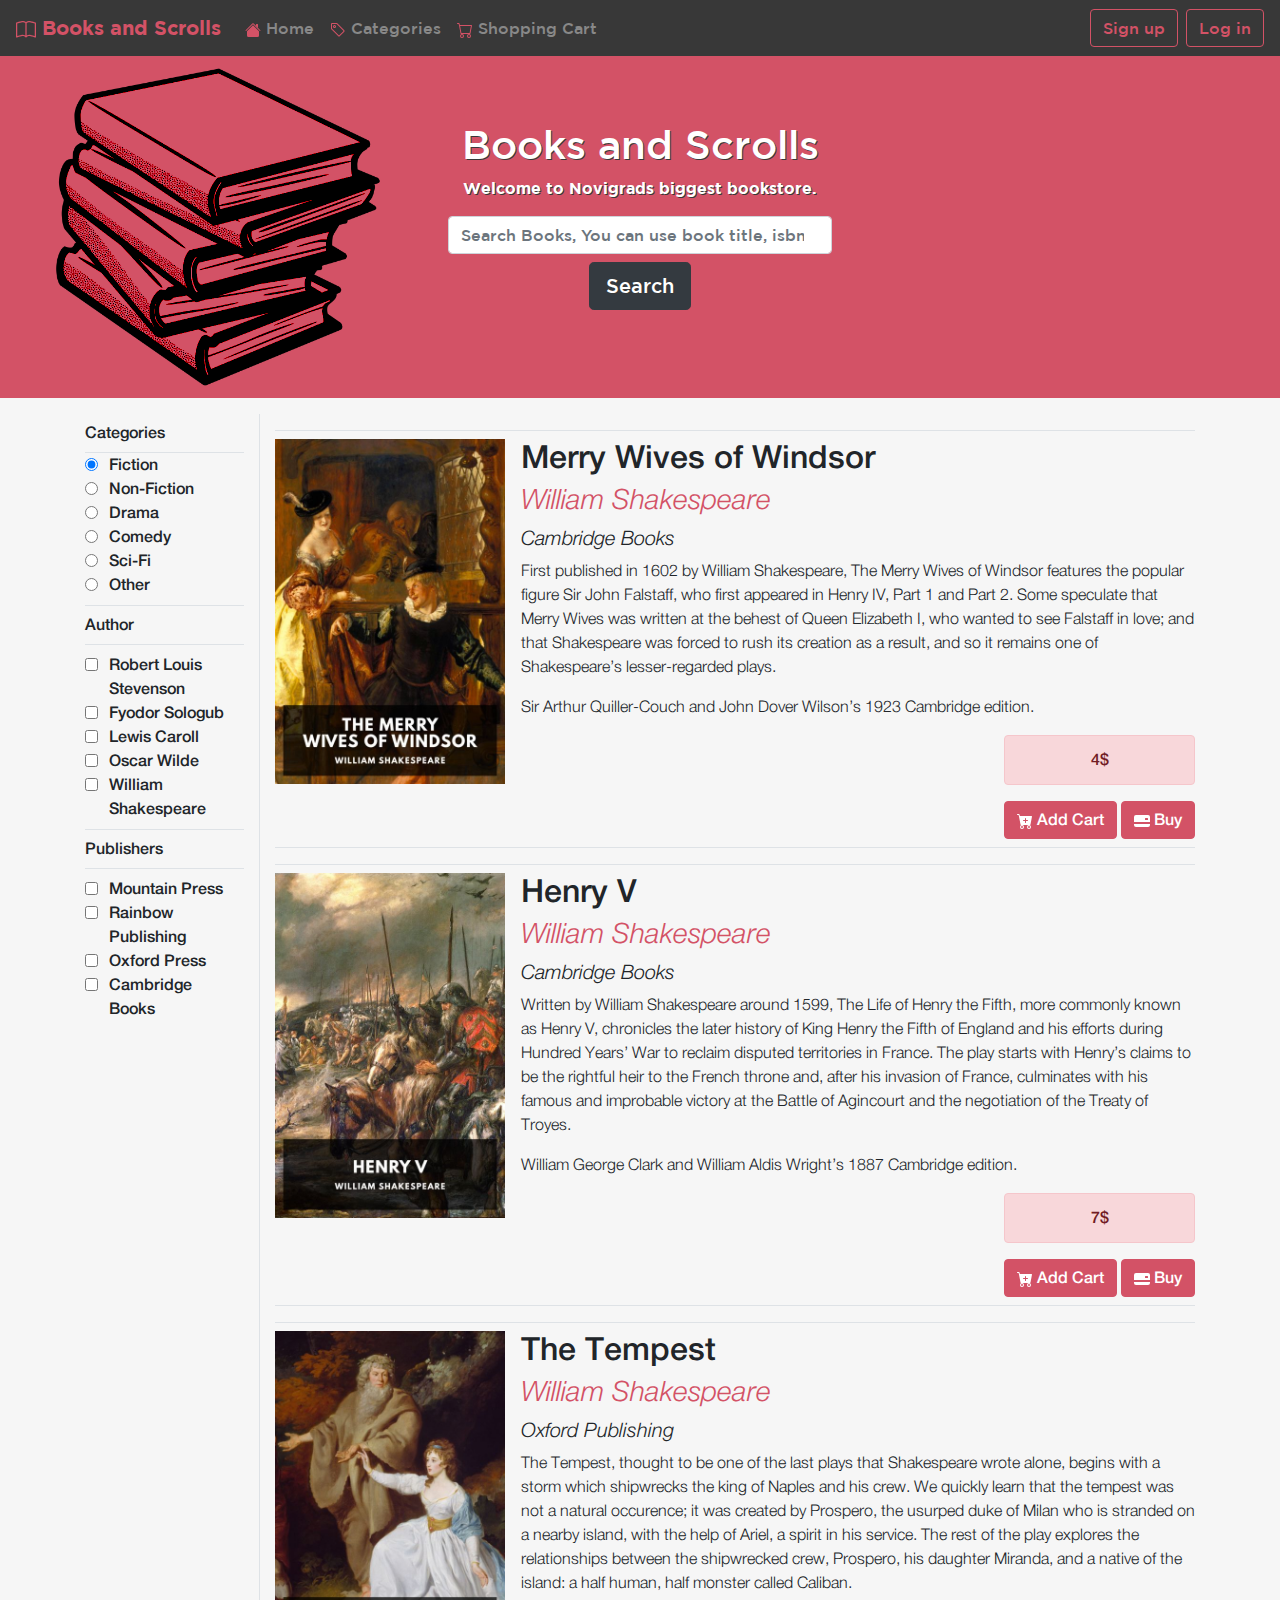
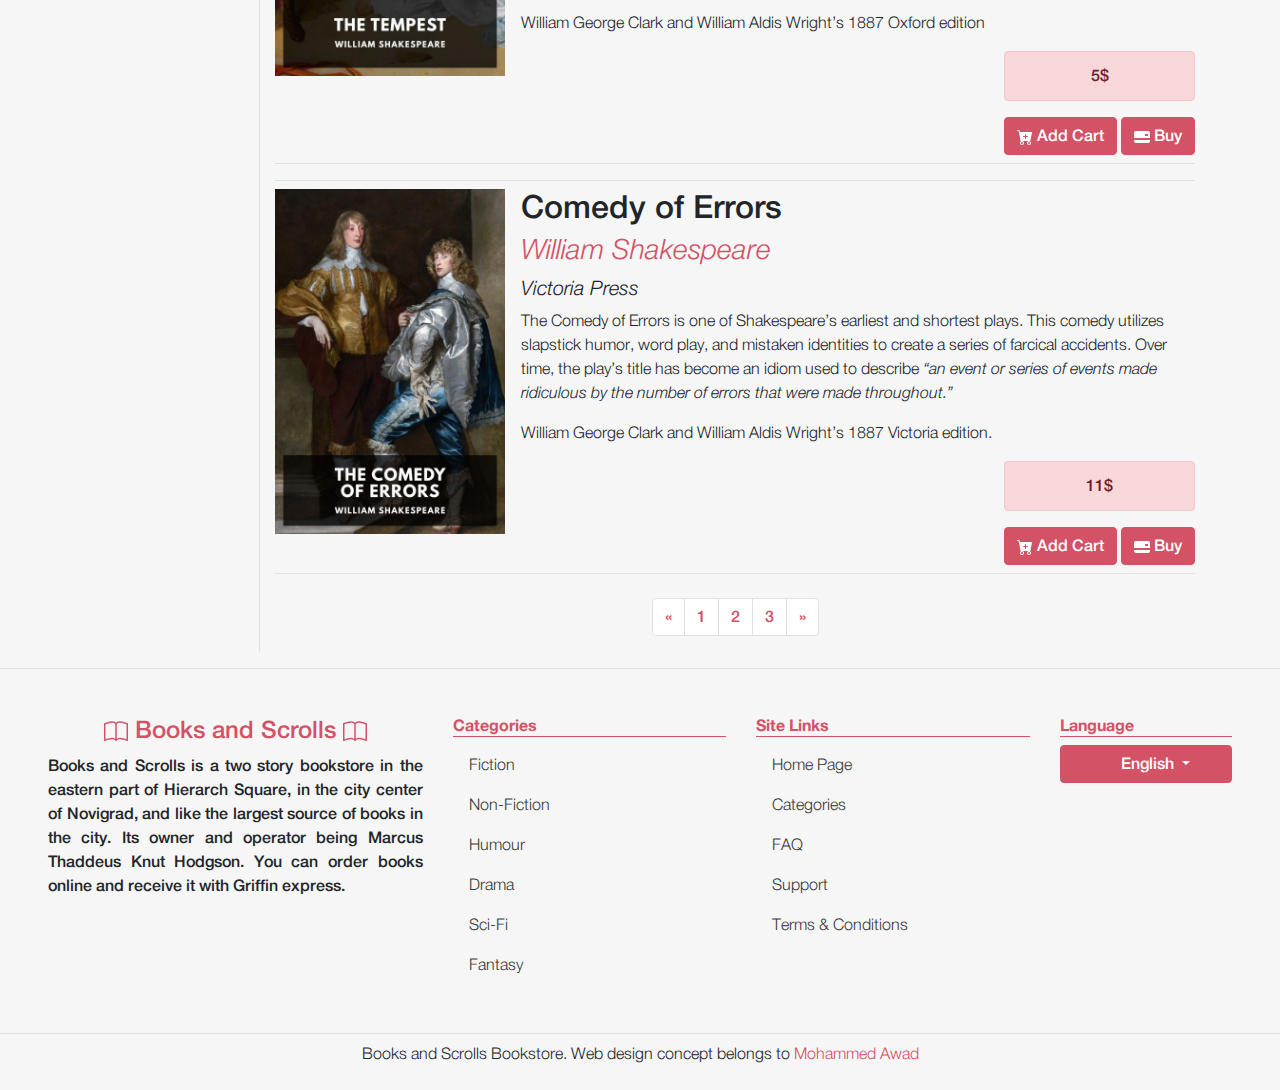
<file: results.html>
<!DOCTYPE html>
<html lang="en">

<head>
  <meta charset="UTF-8">
  <meta content="width=device-width, initial-scale=1.0" name="viewport">
  <meta content="ie=edge" http-equiv="X-UA-Compatible">
  <title>Books and Scrolls</title>
  <link href="./css/bootstrap.min.css" rel="stylesheet">
  <link href="./css/fonts.css" rel="stylesheet">
  <link href="./css/style.css" rel="stylesheet">
  <link href="./css/flags.css" rel="stylesheet">

</head>

<body>
  <header class="font-gotham">
    <h1>TEST</h1>
    <nav class="navbar navbar-expand-lg fixed-top">
      <a class="navbar-brand font-gotham-bold" href="index.html">
        <svg class="bi bi-book" fill="#d35266" height="1em" viewbox="0 0 16 16" width="1em" xmlns="http://www.w3.org/2000/svg">
          <path
            d="M1 2.828v9.923c.918-.35 2.107-.692 3.287-.81 1.094-.111 2.278-.039 3.213.492V2.687c-.654-.689-1.782-.886-3.112-.752-1.234.124-2.503.523-3.388.893zm7.5-.141v9.746c.935-.53 2.12-.603 3.213-.493 1.18.12 2.37.461 3.287.811V2.828c-.885-.37-2.154-.769-3.388-.893-1.33-.134-2.458.063-3.112.752zM8 1.783C7.015.936 5.587.81 4.287.94c-1.514.153-3.042.672-3.994 1.105A.5.5 0 0 0 0 2.5v11a.5.5 0 0 0 .707.455c.882-.4 2.303-.881 3.68-1.02 1.409-.142 2.59.087 3.223.877a.5.5 0 0 0 .78 0c.633-.79 1.814-1.019 3.222-.877 1.378.139 2.8.62 3.681 1.02A.5.5 0 0 0 16 13.5v-11a.5.5 0 0 0-.293-.455c-.952-.433-2.48-.952-3.994-1.105C10.413.809 8.985.936 8 1.783z"
            fill-rule="evenodd" />
        </svg>
        Books and Scrolls</a>
      <button aria-controls="navbarCollapsedMenu" aria-expanded="false" aria-label="Toggle navigation" class="navbar-toggler" data-target="#navbarCollapsedMenu" data-toggle="collapse" type="button">
        <span class="navbar-toggler-icon"><svg class="bi bi-list" fill="#d35266" height="1em" viewbox="0 0 16 16" width="1em" xmlns="http://www.w3.org/2000/svg">
            <path d="M2.5 11.5A.5.5 0 0 1 3 11h10a.5.5 0 0 1 0 1H3a.5.5 0 0 1-.5-.5zm0-4A.5.5 0 0 1 3 7h10a.5.5 0 0 1 0 1H3a.5.5 0 0 1-.5-.5zm0-4A.5.5 0 0 1 3 3h10a.5.5 0 0 1 0 1H3a.5.5 0 0 1-.5-.5z" fill-rule="evenodd" />
          </svg></span>
      </button>

      <div class="collapse navbar-collapse" id="navbarCollapsedMenu">
        <ul class="navbar-nav mr-auto mt-2 mt-lg-0">
          <li class="nav-item active">
            <a class="nav-link" href="index.html">
              <svg class="bi bi-house-door" fill="#d35266" height="1em" viewbox="0 0 16 16" width="1em" xmlns="http://www.w3.org/2000/svg">
                <path d="M8 3.293l6 6V13.5a1.5 1.5 0 0 1-1.5 1.5h-9A1.5 1.5 0 0 1 2 13.5V9.293l6-6zm5-.793V6l-2-2V2.5a.5.5 0 0 1 .5-.5h1a.5.5 0 0 1 .5.5z" fill-rule="evenodd" />
                <path d="M7.293 1.5a1 1 0 0 1 1.414 0l6.647 6.646a.5.5 0 0 1-.708.708L8 2.207 1.354 8.854a.5.5 0 1 1-.708-.708L7.293 1.5z" fill-rule="evenodd" />
              </svg>
              Home <span class="sr-only">(current)</span></a>
          </li>
          <li class="nav-item">
            <a class="nav-link" href="#">
              <svg class="bi bi-tag-fill" fill="#d35266" height="1em" viewbox="0 0 16 16" width="1em" xmlns="http://www.w3.org/2000/svg">
                <path d="M2 2v4.586l7 7L13.586 9l-7-7H2zM1 2a1 1 0 0 1 1-1h4.586a1 1 0 0 1 .707.293l7 7a1 1 0 0 1 0 1.414l-4.586 4.586a1 1 0 0 1-1.414 0l-7-7A1 1 0 0 1 1 6.586V2z" fill-rule="evenodd" />
                <path d="M4.5 5a.5.5 0 1 0 0-1 .5.5 0 0 0 0 1zm0 1a1.5 1.5 0 1 0 0-3 1.5 1.5 0 0 0 0 3z" fill-rule="evenodd" />
              </svg>
              Categories</a>
          </li>
          <li class="nav-item">
            <a class="nav-link" href="#">
              <svg class="bi bi-cart" fill="#d35266" height="1em" viewbox="0 0 16 16" width="1em" xmlns="http://www.w3.org/2000/svg">
                <path
                  d="M0 1.5A.5.5 0 0 1 .5 1H2a.5.5 0 0 1 .485.379L2.89 3H14.5a.5.5 0 0 1 .491.592l-1.5 8A.5.5 0 0 1 13 12H4a.5.5 0 0 1-.491-.408L2.01 3.607 1.61 2H.5a.5.5 0 0 1-.5-.5zM3.102 4l1.313 7h8.17l1.313-7H3.102zM5 12a2 2 0 1 0 0 4 2 2 0 0 0 0-4zm7 0a2 2 0 1 0 0 4 2 2 0 0 0 0-4zm-7 1a1 1 0 1 0 0 2 1 1 0 0 0 0-2zm7 0a1 1 0 1 0 0 2 1 1 0 0 0 0-2z"
                  fill-rule="evenodd" />
              </svg>
              Shopping Cart</a>
          </li>
        </ul>
        <a class="btn btn-outline-danger float-right" href="#">Sign up</a>
        <a class="btn btn-outline-danger float-right ml-2" href="#">Log in</a>

      </div>
    </nav>
  </header>
  <main>
    <section class="jumbotron jumbotron-fluid text-center mb-0 font-gotham-bold">
      <h1>Books and Scrolls</h1>
      <p>Welcome to Novigrads biggest bookstore.</p>
      <form>
        <div class="form-group">
          <input class="form-control mx-auto" id="jumbosearch" placeholder="Search Books, You can use book title, isbn, author or publisher to search books" type="search">
          <a class="btn btn-lg btn-dark my-2 " href="results.html">Search</a>
        </div>
      </form>
    </section>
    <section class="shop-content container py-3 font-helvetica">
      <div class="row">
        <div class="col-md-2 border-right d-md-block d-sm-flex flex-wrap">
          <div class="col-form-label border-bottom w-100">
            Categories
          </div>
          <div class="form-check">
            <input checked class="form-check-input px-1" id="fiction" name="categories" type="radio" value="option1">
            <label class="form-check-label px-1" for="fiction">
              Fiction
            </label>
          </div>
          <div class="form-check">
            <input class="form-check-input px-1" id="nonfiction" name="categories" type="radio" value="option2">
            <label class="form-check-label px-1" for="nonfiction">
              Non-Fiction
            </label>
          </div>
          <div class="form-check">
            <input class="form-check-input px-1" id="drama" name="categories" type="radio" value="option2">
            <label class="form-check-label px-1" for="drama">
              Drama
            </label>
          </div>
          <div class="form-check">
            <input class="form-check-input px-1" id="comedy" name="categories" type="radio" value="option2">
            <label class="form-check-label px-1" for="comedy">
              Comedy
            </label>
          </div>
          <div class="form-check">
            <input class="form-check-input px-1" id="sci" name="categories" type="radio" value="option2">
            <label class="form-check-label px-1" for="sci">
              Sci-Fi
            </label>
          </div>
          <div class="form-check">
            <input class="form-check-input px-1" id="other" name="categories" type="radio" value="option2">
            <label class="form-check-label px-1" for="other">
              Other
            </label>
          </div>
          <div class="col-form-label border-top border-bottom my-2 w-100">
            Author
          </div>
          <div class="form-check">
            <input class="form-check-input px-1" id="robert-stevenson" type="checkbox" value="">
            <label class="form-check-label px-1" for="robert-stevenson">
              Robert Louis Stevenson
            </label>
          </div>
          <div class="form-check">
            <input class="form-check-input px-1" id="fyodor-sologub" type="checkbox" value="">
            <label class="form-check-label px-1" for="fyodor-sologub">
              Fyodor Sologub
            </label>
          </div>
          <div class="form-check">
            <input class="form-check-input px-1" id="lewis-caroll" type="checkbox" value="">
            <label class="form-check-label px-1" for="lewis-caroll">
              Lewis Caroll
            </label>
          </div>
          <div class="form-check">
            <input class="form-check-input px-1" id="oscar-wilde" type="checkbox" value="">
            <label class="form-check-label px-1" for="oscar-wilde">
              Oscar Wilde
            </label>
          </div>
          <div class="form-check">
            <input class="form-check-input px-1" id="william-shakespeare" type="checkbox" value="">
            <label class="form-check-label px-1" for="william-shakespeare">
              William Shakespeare
            </label>
          </div>
          <div class="col-form-label border-top border-bottom my-2 w-100">
            Publishers
          </div>
          <div class="form-check">
            <input class="form-check-input px-1" id="m-press" type="checkbox" value="">
            <label class="form-check-label px-1" for="m-press">
              Mountain Press
            </label>
          </div>
          <div class="form-check">
            <input class="form-check-input px-1" id="r-publishing" type="checkbox" value="">
            <label class="form-check-label px-1" for="r-publishing">
              Rainbow Publishing
            </label>
          </div>
          <div class="form-check">
            <input class="form-check-input px-1" id="o-press" type="checkbox" value="">
            <label class="form-check-label px-1" for="o-press">
              Oxford Press
            </label>
          </div>
          <div class="form-check">
            <input class="form-check-input px-1" id="c-books" type="checkbox" value="">
            <label class="form-check-label px-1" for="c-books">
              Cambridge Books
            </label>
          </div>

        </div>
        <div class="col-md-10">
          <div class="media border-bottom border-top py-2 my-3">
            <img alt="Merry Wives of Windsor Book Cover" class="align-self-start mr-3 img-fluid w-25" src="./assets/images/bookcovers/william-shakespeare_the-merry-wives-of-windsor.jpg">
            <div class="media-body">
              <h2 class="mt-0">Merry Wives of Windsor</h2>
              <h3 class="mt-0 font-helvetica-italic text-danger">William Shakespeare</h3>
              <h5 class="mt-0 font-helvetica-italic">Cambridge Books</h5>
              <p class="font-helvetica-light">First published in 1602 by William Shakespeare, The Merry Wives
                of Windsor features the popular figure Sir John Falstaff, who first appeared in Henry IV,
                Part 1 and Part 2. Some speculate that Merry Wives was written at the behest of Queen
                Elizabeth I, who wanted to see Falstaff in love; and that Shakespeare was forced to rush its
                creation as a result, and so it remains one of Shakespeare’s lesser-regarded plays.</p>
              <p class="font-helvetica-light">Sir Arthur Quiller-Couch and John Dover Wilson’s 1923 Cambridge
                edition.</p>

              <div class="float-right">
                <p class="alert alert-danger text-center">4$</p>
                <button class="btn btn-danger" type="button">
                  <svg class="bi bi-cart-plus-fill" fill="#fff" height="1em" viewbox="0 0 16 16" width="1em" xmlns="http://www.w3.org/2000/svg">
                    <path
                      d="M.5 1a.5.5 0 0 0 0 1h1.11l.401 1.607 1.498 7.985A.5.5 0 0 0 4 12h1a2 2 0 1 0 0 4 2 2 0 0 0 0-4h7a2 2 0 1 0 0 4 2 2 0 0 0 0-4h1a.5.5 0 0 0 .491-.408l1.5-8A.5.5 0 0 0 14.5 3H2.89l-.405-1.621A.5.5 0 0 0 2 1H.5zM4 14a1 1 0 1 1 2 0 1 1 0 0 1-2 0zm7 0a1 1 0 1 1 2 0 1 1 0 0 1-2 0zM9 5.5a.5.5 0 0 0-1 0V7H6.5a.5.5 0 0 0 0 1H8v1.5a.5.5 0 0 0 1 0V8h1.5a.5.5 0 0 0 0-1H9V5.5z"
                      fill-rule="evenodd" />
                  </svg>
                  Add Cart
                </button>
                <button class="btn btn-danger" type="button">
                  <svg class="bi bi-credit-card-2-back-fill" fill="#fff" height="1em" viewbox="0 0 16 16" width="1em" xmlns="http://www.w3.org/2000/svg">
                    <path d="M0 4a2 2 0 0 1 2-2h12a2 2 0 0 1 2 2v5H0V4zm11.5 1a.5.5 0 0 0-.5.5v1a.5.5 0 0 0 .5.5h2a.5.5 0 0 0 .5-.5v-1a.5.5 0 0 0-.5-.5h-2z" fill-rule="evenodd" />
                    <path d="M0 11v1a2 2 0 0 0 2 2h12a2 2 0 0 0 2-2v-1H0z" />
                  </svg>
                  Buy
                </button>
              </div>
            </div>
          </div>
          <div class="media border-bottom border-top py-2 my-3">
            <img alt="Merry Wives of Windsor Book Cover" class="align-self-start mr-3 img-fluid w-25" src="./assets/images/bookcovers/william-shakespeare_henry-v.jpg">
            <div class="media-body">
              <h2 class="mt-0">Henry V</h2>
              <h3 class="mt-0 font-helvetica-italic text-danger">William Shakespeare</h3>
              <h5 class="mt-0 font-helvetica-italic">Cambridge Books</h5>
              <p class="font-helvetica-light">Written by William Shakespeare around 1599, The Life of Henry
                the Fifth, more commonly known as Henry V, chronicles the later history of King Henry the
                Fifth of England and his efforts during Hundred Years’ War to reclaim disputed territories
                in France. The play starts with Henry’s claims to be the rightful heir to the French throne
                and, after his invasion of France, culminates with his famous and improbable victory at the
                Battle of Agincourt and the negotiation of the Treaty of Troyes.</p>
              <p class="font-helvetica-light">William George Clark and William Aldis Wright’s 1887 Cambridge
                edition.</p>
              <div class="float-right">
                <p class="alert alert-danger text-center">7$</p>
                <button class="btn btn-danger" type="button">
                  <svg class="bi bi-cart-plus-fill" fill="#fff" height="1em" viewbox="0 0 16 16" width="1em" xmlns="http://www.w3.org/2000/svg">
                    <path
                      d="M.5 1a.5.5 0 0 0 0 1h1.11l.401 1.607 1.498 7.985A.5.5 0 0 0 4 12h1a2 2 0 1 0 0 4 2 2 0 0 0 0-4h7a2 2 0 1 0 0 4 2 2 0 0 0 0-4h1a.5.5 0 0 0 .491-.408l1.5-8A.5.5 0 0 0 14.5 3H2.89l-.405-1.621A.5.5 0 0 0 2 1H.5zM4 14a1 1 0 1 1 2 0 1 1 0 0 1-2 0zm7 0a1 1 0 1 1 2 0 1 1 0 0 1-2 0zM9 5.5a.5.5 0 0 0-1 0V7H6.5a.5.5 0 0 0 0 1H8v1.5a.5.5 0 0 0 1 0V8h1.5a.5.5 0 0 0 0-1H9V5.5z"
                      fill-rule="evenodd" />
                  </svg>
                  Add Cart
                </button>
                <button class="btn btn-danger" type="button">
                  <svg class="bi bi-credit-card-2-back-fill" fill="#fff" height="1em" viewbox="0 0 16 16" width="1em" xmlns="http://www.w3.org/2000/svg">
                    <path d="M0 4a2 2 0 0 1 2-2h12a2 2 0 0 1 2 2v5H0V4zm11.5 1a.5.5 0 0 0-.5.5v1a.5.5 0 0 0 .5.5h2a.5.5 0 0 0 .5-.5v-1a.5.5 0 0 0-.5-.5h-2z" fill-rule="evenodd" />
                    <path d="M0 11v1a2 2 0 0 0 2 2h12a2 2 0 0 0 2-2v-1H0z" />
                  </svg>
                  Buy
                </button>
              </div>
            </div>
          </div>
          <div class="media border-bottom border-top py-2 my-3">
            <img alt="Merry Wives of Windsor Book Cover" class="align-self-start mr-3 img-fluid w-25" src="./assets/images/bookcovers/william-shakespeare_the-tempest.jpg">
            <div class="media-body">
              <h2 class="mt-0">The Tempest</h2>
              <h3 class="mt-0 font-helvetica-italic text-danger">William Shakespeare</h3>
              <h5 class="mt-0 font-helvetica-italic">Oxford Publishing</h5>
              <p class="font-helvetica-light">The Tempest, thought to be one of the last plays that
                Shakespeare wrote alone, begins with a storm which shipwrecks the king of Naples and his
                crew. We quickly learn that the tempest was not a natural occurence; it was created by
                Prospero, the usurped duke of Milan who is stranded on a nearby island, with the help of
                Ariel, a spirit in his service. The rest of the play explores the relationships between the
                shipwrecked crew, Prospero, his daughter Miranda, and a native of the island: a half human,
                half monster called Caliban.</p>
              <p class="font-helvetica-light">William George Clark and William Aldis Wright’s 1887 Oxford
                edition</p>
              <div class="float-right">
                <p class="alert alert-danger text-center">5$</p>
                <button class="btn btn-danger" type="button">
                  <svg class="bi bi-cart-plus-fill" fill="#fff" height="1em" viewbox="0 0 16 16" width="1em" xmlns="http://www.w3.org/2000/svg">
                    <path
                      d="M.5 1a.5.5 0 0 0 0 1h1.11l.401 1.607 1.498 7.985A.5.5 0 0 0 4 12h1a2 2 0 1 0 0 4 2 2 0 0 0 0-4h7a2 2 0 1 0 0 4 2 2 0 0 0 0-4h1a.5.5 0 0 0 .491-.408l1.5-8A.5.5 0 0 0 14.5 3H2.89l-.405-1.621A.5.5 0 0 0 2 1H.5zM4 14a1 1 0 1 1 2 0 1 1 0 0 1-2 0zm7 0a1 1 0 1 1 2 0 1 1 0 0 1-2 0zM9 5.5a.5.5 0 0 0-1 0V7H6.5a.5.5 0 0 0 0 1H8v1.5a.5.5 0 0 0 1 0V8h1.5a.5.5 0 0 0 0-1H9V5.5z"
                      fill-rule="evenodd" />
                  </svg>
                  Add Cart
                </button>
                <button class="btn btn-danger" type="button">
                  <svg class="bi bi-credit-card-2-back-fill" fill="#fff" height="1em" viewbox="0 0 16 16" width="1em" xmlns="http://www.w3.org/2000/svg">
                    <path d="M0 4a2 2 0 0 1 2-2h12a2 2 0 0 1 2 2v5H0V4zm11.5 1a.5.5 0 0 0-.5.5v1a.5.5 0 0 0 .5.5h2a.5.5 0 0 0 .5-.5v-1a.5.5 0 0 0-.5-.5h-2z" fill-rule="evenodd" />
                    <path d="M0 11v1a2 2 0 0 0 2 2h12a2 2 0 0 0 2-2v-1H0z" />
                  </svg>
                  Buy
                </button>
              </div>
            </div>
          </div>
          <div class="media border-bottom border-top py-2 my-3">
            <img alt="Merry Wives of Windsor Book Cover" class="align-self-start mr-3 img-fluid w-25" src="./assets/images/bookcovers/william-shakespeare_the-comedy-of-errors.jpg">
            <div class="media-body">
              <h2 class="mt-0">Comedy of Errors</h2>
              <h3 class="mt-0 font-helvetica-italic text-danger">William Shakespeare</h3>
              <h5 class="mt-0 font-helvetica-italic">Victoria Press</h5>
              <p class="font-helvetica-light">The Comedy of Errors is one of Shakespeare’s earliest and
                shortest plays. This comedy utilizes slapstick humor, word play, and mistaken identities to
                create a series of farcical accidents. Over time, the play’s title has become an idiom used
                to describe <q class="font-helvetica-italic">an event or series of events made ridiculous by
                  the number of errors that were made throughout.</q></p>
              <p class="font-helvetica-light">William George Clark and William Aldis Wright’s 1887 Victoria
                edition.</p>
              <div class="float-right">
                <p class="alert alert-danger text-center">11$</p>
                <button class="btn btn-danger" type="button">
                  <svg class="bi bi-cart-plus-fill" fill="#fff" height="1em" viewbox="0 0 16 16" width="1em" xmlns="http://www.w3.org/2000/svg">
                    <path
                      d="M.5 1a.5.5 0 0 0 0 1h1.11l.401 1.607 1.498 7.985A.5.5 0 0 0 4 12h1a2 2 0 1 0 0 4 2 2 0 0 0 0-4h7a2 2 0 1 0 0 4 2 2 0 0 0 0-4h1a.5.5 0 0 0 .491-.408l1.5-8A.5.5 0 0 0 14.5 3H2.89l-.405-1.621A.5.5 0 0 0 2 1H.5zM4 14a1 1 0 1 1 2 0 1 1 0 0 1-2 0zm7 0a1 1 0 1 1 2 0 1 1 0 0 1-2 0zM9 5.5a.5.5 0 0 0-1 0V7H6.5a.5.5 0 0 0 0 1H8v1.5a.5.5 0 0 0 1 0V8h1.5a.5.5 0 0 0 0-1H9V5.5z"
                      fill-rule="evenodd" />
                  </svg>
                  Add Cart
                </button>
                <button class="btn btn-danger" type="button">
                  <svg class="bi bi-credit-card-2-back-fill" fill="#fff" height="1em" viewbox="0 0 16 16" width="1em" xmlns="http://www.w3.org/2000/svg">
                    <path d="M0 4a2 2 0 0 1 2-2h12a2 2 0 0 1 2 2v5H0V4zm11.5 1a.5.5 0 0 0-.5.5v1a.5.5 0 0 0 .5.5h2a.5.5 0 0 0 .5-.5v-1a.5.5 0 0 0-.5-.5h-2z" fill-rule="evenodd" />
                    <path d="M0 11v1a2 2 0 0 0 2 2h12a2 2 0 0 0 2-2v-1H0z" />
                  </svg>
                  Buy
                </button>
              </div>
            </div>
          </div>
          <div class="d-flex justify-content-center mt-4">
            <nav aria-label="Page navigation">
              <ul class="pagination">
                <li class="page-item">
                  <a class="page-link text-danger" href="#" aria-label="Previous">
                    <span aria-hidden="true">&laquo;</span>
                    <span class="sr-only">Previous</span>
                  </a>
                </li>
                <li class="page-item"><a class="page-link text-danger" href="#">1</a></li>
                <li class="page-item"><a class="page-link text-danger" href="#">2</a></li>
                <li class="page-item"><a class="page-link text-danger" href="#">3</a></li>
                <li class="page-item">
                  <a class="page-link text-danger" href="#" aria-label="Next">
                    <span aria-hidden="true">&raquo;</span>
                    <span class="sr-only">Next</span>
                  </a>
                </li>
              </ul>
            </nav>
          </div>
        </div>
      </div>

    </section>
    <section class="company-info container-fluid border-top bg-clear p-5 font-helvetica">
      <div class="row justify-content-between">
        <div class="col-12 col-sm-4 text-center">
          <h4 class="text-danger">
            <svg class="bi bi-book" fill="#d35266" height="1em" viewbox="0 0 16 16" width="1em" xmlns="http://www.w3.org/2000/svg">
              <path
                d="M1 2.828v9.923c.918-.35 2.107-.692 3.287-.81 1.094-.111 2.278-.039 3.213.492V2.687c-.654-.689-1.782-.886-3.112-.752-1.234.124-2.503.523-3.388.893zm7.5-.141v9.746c.935-.53 2.12-.603 3.213-.493 1.18.12 2.37.461 3.287.811V2.828c-.885-.37-2.154-.769-3.388-.893-1.33-.134-2.458.063-3.112.752zM8 1.783C7.015.936 5.587.81 4.287.94c-1.514.153-3.042.672-3.994 1.105A.5.5 0 0 0 0 2.5v11a.5.5 0 0 0 .707.455c.882-.4 2.303-.881 3.68-1.02 1.409-.142 2.59.087 3.223.877a.5.5 0 0 0 .78 0c.633-.79 1.814-1.019 3.222-.877 1.378.139 2.8.62 3.681 1.02A.5.5 0 0 0 16 13.5v-11a.5.5 0 0 0-.293-.455c-.952-.433-2.48-.952-3.994-1.105C10.413.809 8.985.936 8 1.783z"
                fill-rule="evenodd" />
            </svg>
            Books and Scrolls
            <svg class="bi bi-book" fill="#d35266" height="1em" viewbox="0 0 16 16" width="1em" xmlns="http://www.w3.org/2000/svg">
              <path
                d="M1 2.828v9.923c.918-.35 2.107-.692 3.287-.81 1.094-.111 2.278-.039 3.213.492V2.687c-.654-.689-1.782-.886-3.112-.752-1.234.124-2.503.523-3.388.893zm7.5-.141v9.746c.935-.53 2.12-.603 3.213-.493 1.18.12 2.37.461 3.287.811V2.828c-.885-.37-2.154-.769-3.388-.893-1.33-.134-2.458.063-3.112.752zM8 1.783C7.015.936 5.587.81 4.287.94c-1.514.153-3.042.672-3.994 1.105A.5.5 0 0 0 0 2.5v11a.5.5 0 0 0 .707.455c.882-.4 2.303-.881 3.68-1.02 1.409-.142 2.59.087 3.223.877a.5.5 0 0 0 .78 0c.633-.79 1.814-1.019 3.222-.877 1.378.139 2.8.62 3.681 1.02A.5.5 0 0 0 16 13.5v-11a.5.5 0 0 0-.293-.455c-.952-.433-2.48-.952-3.994-1.105C10.413.809 8.985.936 8 1.783z"
                fill-rule="evenodd" />
            </svg>
          </h4>
          <p class="text-justify">Books and Scrolls is a two story bookstore in the eastern part of Hierarch Square, in the city center of Novigrad, and like the largest source of books in the city. Its owner and operator being Marcus Thaddeus Knut
            Hodgson. You can order books online and receive it with Griffin express.</p>
        </div>
        <div class="col-12 col-sm-3">
          <h6 class="border-bottom border-danger text-danger font-helvetica-bold">Categories</h6>
          <div class="nav footer-menu flex-column font-helvetica-light">
            <a class="nav-link" href="#">Fiction</a>
            <a class="nav-link" href="#">Non-Fiction</a>
            <a class="nav-link" href="#">Humour</a>
            <a class="nav-link" href="#">Drama</a>
            <a class="nav-link" href="#">Sci-Fi</a>
            <a class="nav-link" href="#">Fantasy</a>
          </div>
        </div>
        <div class="col-12 col-sm-3">
          <h6 class="border-bottom border-danger text-danger font-helvetica-bold">Site Links</h6>
          <div class="nav footer-menu flex-column font-helvetica-light">
            <a class="nav-link" href="#">Home Page</a>
            <a class="nav-link" href="#">Categories</a>
            <a class="nav-link" href="#">FAQ</a>
            <a class="nav-link" href="#">Support</a>
            <a class="nav-link" href="#">Terms & Conditions</a>
          </div>
        </div>
        <div class="d-none d-sm-block col-sm-2">
          <h6 class="border-bottom border-danger text-danger font-helvetica-bold">Language</h6>
          <div class="dropdown text-center">
            <button aria-expanded="false" aria-haspopup="true" class="btn btn-danger dropdown-toggle w-100" data-toggle="dropdown" id="dropdownMenuButton" type="button">
              <span class="flag flag-us"> </span> English
            </button>
            <div aria-labelledby="dropdownMenuButton" class="dropdown-menu w-100">
              <a class="dropdown-item" href="#tr"><span class="flag flag-tr"> </span> Turkish</a>
              <a class="dropdown-item" href="#fr"><span class="flag flag-us"> </span> French</a>
              <a class="dropdown-item" href="#it"><span class="flag flag-it"> </span> Italian</a>
              <a class="dropdown-item" href="#sp"><span class="flag flag-es"> </span> Spanish</a>
              <a class="dropdown-item" href="#ru"><span class="flag flag-fr"> </span> Russian</a>
            </div>

          </div>
        </div>
      </div>
    </section>

  </main>

  <footer class="copyright border-top font-helvetica-light">
    <div class="d-flex justify-content-center">
      <p class="p-2 text-justify">Books and Scrolls Bookstore. Web design concept belongs to <a class="text-danger" href="https://www.behance.net/gallery/24796463/ZATTIX">Mohammed
          Awad</a></p>
    </div>
  </footer>
  <script src="https://ajax.googleapis.com/ajax/libs/jquery/3.5.1/jquery.min.js"></script>
  <script src="https://cdnjs.cloudflare.com/ajax/libs/popper.js/1.14.3/umd/popper.min.js"></script>
  <script src="./js/bootstrap.min.js"></script>
  <script src="./js/bootstrap.bundle.min.js"></script>
</body>

</html>
</file>
<file: css/fonts.css>
@font-face {
  font-family: 'gotham';
  src: url('../assets/fonts/GothamLight.ttf') format('truetype');
  font-style: normal;
  font-weight: 200;
}

@font-face {
  font-family: 'gotham';
  src: url('../assets/fonts/GothamMedium.ttf') format('truetype');
  font-style: normal;
  font-weight: 400;
}

@font-face {
  font-family: 'gotham';
  src: url('../assets/fonts/GothamBold.ttf') format('truetype');
  font-style: normal;
  font-weight: 800;
}

@font-face {
  font-family: 'helvetica';
  src: url('../assets/fonts/hnlight.ttf') format('truetype');
  font-style: normal;
  font-weight: 200;
}

@font-face {
  font-family: 'helvetica';
  src: url('../assets/fonts/hnlightitalic.ttf') format('truetype');
  font-style: italic;
  font-weight: 200;
}

@font-face {
  font-family: 'helvetica';
  src: url('../assets/fonts/hnmedium.ttf') format('truetype');
  font-style: normal;
  font-weight: 400;
}

@font-face {
  font-family: 'helvetica';
  src: url('../assets/fonts/hnbold.ttf') format('truetype');
  font-style: normal;
  font-weight: 800;
}

.font-gotham-light {
  font-family: 'gotham', sans-serif;
  font-weight: 200;
}

.font-gotham {
  font-family: 'gotham', sans-serif;
  font-weight: 400;
}

.font-gotham-bold {
  font-family: 'gotham', sans-serif;
  font-weight: 800;
}

.font-helvetica-light {
  font-family: 'helvetica', sans-serif;
  font-weight: 200;
}

.font-helvetica-italic {
  font-family: 'helvetica', sans-serif;
  font-style: italic;
  font-weight: 200;
}

.font-helvetica {
  font-family: 'helvetica', sans-serif;
  font-weight: 400;
}

.font-helvetica-bold {
  font-family: 'helvetica', sans-serif;
  font-weight: 800;
}

@media screen and (min-width: 1024px) {
  html {
    font-size: 16px;
  }
}
</file>
<file: css/style.css>
body {
  background-color: #f6f6f6;
}

.navbar {
  background-color: #383838;
  color: #888;
}

.nav-link {
  color: #888;
}

.nav-link:hover {
  color: #d35266;
}

.navbar-brand {
  color: #d35266;
}

.navbar-brand:hover {
  color: #888;
}

.navbar-toggler svg {
  fill: #fff;
}

.navbar-toggler {
  border: 1px solid #888;
}

.btn-outline-danger {
  border-color: #d35266;
  color: #d35266;
}

.btn-outline-danger:hover {
  border-color: #d35266;
  background: #d35266;
}

#jumbosearch {
  width: 30%;
  -webkit-transition: width 0.4s ease-in-out;
  transition: width 0.4s ease-in-out;
}

/* When the input field gets focus, change its width to 100% */
#jumbosearch:focus {
  width: 90%;
}

.jumbotron {
  background-image: url("../assets/images/jumbotron-back.png");
  background-position: 5%;
  background-size: contain;
  background-repeat: no-repeat;
  background-color: #d35266;
  background-blend-mode: color-burn;
  color: #fff;
  font-weight: 700;
  text-shadow: 1px 1px #383838;
}

.carousel-item {
  background-color: rgba(255, 255, 255, 0.8);
}

.carousel-image {
  width: 100vw;
  height: 500px;
  object-fit: cover;
  opacity: 0.5;
}

.carousel-caption {
  background-color: rgba(136, 136, 136, 0.7);
}

.carousel-control-prev-icon {
  background-image: url("../assets/images/prev.svg");
}

.carousel-control-next-icon {
  background-image: url("../assets/images/next.svg");
}

@media screen and (min-width: 768px) {
  .card-title {
    height: 3rem;
  }
}

.author {
  color: #888;
  font-weight: 400;
}

.footer-menu .nav-link {
  color: #383838;
}

.footer-menu .nav-link:hover {
  color: #d35266;
}

.fa-w-16 {
  height: 1.5rem;
}

.page-link:focus {
  z-index: 3;
  outline: 0;
  box-shadow: 0 0 0 0.2rem rgba(211, 82, 102, 0.25);
}
</file>
<file: css/flags.css>
/*!
 * Generated with CSS Flag Sprite generator (https://www.flag-sprites.com/) -
 */
.flag {
  display: inline-block;
  position: relative;
  width: 16px;
  height: 11px;
  background: url('https://flag-sprites.com/img/flags.png') no-repeat;
}

.flag.flag-gu {
  background-position: -96px -55px;
}

.flag.flag-mn {
  background-position: -208px -88px;
}

.flag.flag-va {
  background-position: -48px -154px;
}

.flag.flag-tibet {
  background-position: -32px -143px;
}

.flag.flag-fo {
  background-position: -64px -44px;
}

.flag.flag-th {
  background-position: -16px -143px;
}

.flag.flag-tr {
  background-position: -144px -143px;
}

.flag.flag-tl {
  background-position: -80px -143px;
}

.flag.flag-kz {
  background-position: -144px -77px;
}

.flag.flag-zm {
  background-position: -16px -165px;
}

.flag.flag-uz {
  background-position: -32px -154px;
}

.flag.flag-dk {
  background-position: -64px -33px;
}

.flag.flag-scotland {
  background-position: -176px -121px;
}

.flag.flag-gi {
  background-position: -224px -44px;
}

.flag.flag-gy {
  background-position: -128px -55px;
}

.flag.flag-bj {
  background-position: -112px -11px;
}

.flag.flag-fr {
  background-position: -80px -44px;
}

.flag.flag-mo {
  background-position: -224px -88px;
}

.flag.flag-ir {
  background-position: -112px -66px;
}

.flag.flag-io {
  background-position: -80px -66px;
}

.flag.flag-tm {
  background-position: -96px -143px;
}

.flag.flag-ch {
  background-position: -96px -22px;
}

.flag.flag-mt {
  background-position: -32px -99px;
}

.flag.flag-nl {
  background-position: -240px -99px;
}

.flag.flag-gp {
  background-position: -16px -55px;
}

.flag.flag-im {
  background-position: -48px -66px;
}

.flag.flag-tv {
  background-position: -176px -143px;
}

.flag.flag-mu {
  background-position: -48px -99px;
}

.flag.flag-pe {
  background-position: -96px -110px;
}

.flag.flag-vi {
  background-position: -112px -154px;
}

.flag.flag-hn {
  background-position: -176px -55px;
}

.flag.flag-ss {
  background-position: -128px -132px;
}

.flag.flag-ae {
  background-position: -16px 0;
}

.flag.flag-td {
  background-position: -240px -132px;
}

.flag.flag-pw {
  background-position: 0 -121px;
}

.flag.flag-nu {
  background-position: -32px -110px;
}

.flag.flag-bt {
  background-position: -208px -11px;
}

.flag.flag-ms {
  background-position: -16px -99px;
}

.flag.flag-cv {
  background-position: -240px -22px;
}

.flag.flag-es {
  background-position: -224px -33px;
}

.flag.flag-mh {
  background-position: -144px -88px;
}

.flag.flag-la {
  background-position: -160px -77px;
}

.flag.flag-vn {
  background-position: -128px -154px;
}

.flag.flag-py {
  background-position: -16px -121px;
}

.flag.flag-br {
  background-position: -176px -11px;
}

.flag.flag-ye {
  background-position: -224px -154px;
}

.flag.flag-ie {
  background-position: 0 -66px;
}

.flag.flag-gh {
  background-position: -208px -44px;
}

.flag.flag-cg {
  background-position: -80px -22px;
}

.flag.flag-cu {
  background-position: -224px -22px;
}

.flag.flag-hu {
  background-position: -224px -55px;
}

.flag.flag-sg {
  background-position: -224px -121px;
}

.flag.flag-at {
  background-position: -176px 0;
}

.flag.flag-lk {
  background-position: -224px -77px;
}

.flag.flag-vu {
  background-position: -144px -154px;
}

.flag.flag-bo {
  background-position: -160px -11px;
}

.flag.flag-jo {
  background-position: -208px -66px;
}

.flag.flag-er {
  background-position: -208px -33px;
}

.flag.flag-za {
  background-position: -256px -154px;
}

.flag.flag-rs {
  background-position: -80px -121px;
}

.flag.flag-nr {
  background-position: -16px -110px;
}

.flag.flag-ls {
  background-position: -256px -77px;
}

.flag.flag-jm {
  background-position: -192px -66px;
}

.flag.flag-tz {
  background-position: -208px -143px;
}

.flag.flag-ki {
  background-position: -16px -77px;
}

.flag.flag-sj {
  background-position: 0 -132px;
}

.flag.flag-cz {
  background-position: -16px -33px;
}

.flag.flag-pg {
  background-position: -128px -110px;
}

.flag.flag-lv {
  background-position: -32px -88px;
}

.flag.flag-do {
  background-position: -96px -33px;
}

.flag.flag-lu {
  background-position: -16px -88px;
}

.flag.flag-no {
  background-position: -256px -99px;
}

.flag.flag-kw {
  background-position: -112px -77px;
}

.flag.flag-mx {
  background-position: -96px -99px;
}

.flag.flag-yt {
  background-position: -240px -154px;
}

.flag.flag-ly {
  background-position: -48px -88px;
}

.flag.flag-cy {
  background-position: 0 -33px;
}

.flag.flag-ph {
  background-position: -144px -110px;
}

.flag.flag-my {
  background-position: -112px -99px;
}

.flag.flag-sm {
  background-position: -48px -132px;
}

.flag.flag-et {
  background-position: -240px -33px;
}

.flag.flag-ru {
  background-position: -96px -121px;
}

.flag.flag-tj {
  background-position: -48px -143px;
}

.flag.flag-ai {
  background-position: -64px 0;
}

.flag.flag-pl {
  background-position: -176px -110px;
}

.flag.flag-kp {
  background-position: -64px -77px;
}

.flag.flag-uy {
  background-position: -16px -154px;
}

.flag.flag-gb {
  background-position: -112px -44px;
}

.flag.flag-gs {
  background-position: -64px -55px;
}

.flag.flag-kurdistan {
  background-position: -96px -77px;
}

.flag.flag-rw {
  background-position: -112px -121px;
}

.flag.flag-ec {
  background-position: -128px -33px;
}

.flag.flag-mm {
  background-position: -192px -88px;
}

.flag.flag-pa {
  background-position: -80px -110px;
}

.flag.flag-wales {
  background-position: -160px -154px;
}

.flag.flag-kg {
  background-position: -256px -66px;
}

.flag.flag-ve {
  background-position: -80px -154px;
}

.flag.flag-tk {
  background-position: -64px -143px;
}

.flag.flag-ca {
  background-position: -16px -22px;
}

.flag.flag-is {
  background-position: -128px -66px;
}

.flag.flag-ke {
  background-position: -240px -66px;
}

.flag.flag-ro {
  background-position: -64px -121px;
}

.flag.flag-gq {
  background-position: -32px -55px;
}

.flag.flag-pt {
  background-position: -256px -110px;
}

.flag.flag-tf {
  background-position: -256px -132px;
}

.flag.flag-ad {
  background-position: 0 0;
}

.flag.flag-sk {
  background-position: -16px -132px;
}

.flag.flag-pm {
  background-position: -192px -110px;
}

.flag.flag-om {
  background-position: -64px -110px;
}

.flag.flag-an {
  background-position: -112px 0;
}

.flag.flag-ws {
  background-position: -192px -154px;
}

.flag.flag-sh {
  background-position: -240px -121px;
}

.flag.flag-mp {
  background-position: -240px -88px;
}

.flag.flag-gt {
  background-position: -80px -55px;
}

.flag.flag-cf {
  background-position: -64px -22px;
}

.flag.flag-zanzibar {
  background-position: 0 -165px;
}

.flag.flag-mw {
  background-position: -80px -99px;
}

.flag.flag-catalonia {
  background-position: -32px -22px;
}

.flag.flag-ug {
  background-position: -240px -143px;
}

.flag.flag-je {
  background-position: -176px -66px;
}

.flag.flag-km {
  background-position: -32px -77px;
}

.flag.flag-in {
  background-position: -64px -66px;
}

.flag.flag-bf {
  background-position: -48px -11px;
}

.flag.flag-mc {
  background-position: -80px -88px;
}

.flag.flag-sy {
  background-position: -192px -132px;
}

.flag.flag-sn {
  background-position: -64px -132px;
}

.flag.flag-kr {
  background-position: -80px -77px;
}

.flag.flag-eu {
  background-position: -256px -33px;
}

.flag.flag-bn {
  background-position: -144px -11px;
}

.flag.flag-st {
  background-position: -144px -132px;
}

.flag.flag-england {
  background-position: -192px -33px;
}

.flag.flag-lc {
  background-position: -192px -77px;
}

.flag.flag-dm {
  background-position: -80px -33px;
}

.flag.flag-be {
  background-position: -32px -11px;
}

.flag.flag-ni {
  background-position: -224px -99px;
}

.flag.flag-ua {
  background-position: -224px -143px;
}

.flag.flag-mz {
  background-position: -128px -99px;
}

.flag.flag-pf {
  background-position: -112px -110px;
}

.flag.flag-tn {
  background-position: -112px -143px;
}

.flag.flag-ee {
  background-position: -144px -33px;
}

.flag.flag-xk {
  background-position: -208px -154px;
}

.flag.flag-sx {
  background-position: -176px -132px;
}

.flag.flag-sd {
  background-position: -192px -121px;
}

.flag.flag-gd {
  background-position: -128px -44px;
}

.flag.flag-ci {
  background-position: -112px -22px;
}

.flag.flag-sz {
  background-position: -208px -132px;
}

.flag.flag-cl {
  background-position: -144px -22px;
}

.flag.flag-fi {
  background-position: 0 -44px;
}

.flag.flag-ga {
  background-position: -96px -44px;
}

.flag.flag-jp {
  background-position: -224px -66px;
}

.flag.flag-de {
  background-position: -32px -33px;
}

.flag.flag-np {
  background-position: 0 -110px;
}

.flag.flag-re {
  background-position: -48px -121px;
}

.flag.flag-bg {
  background-position: -64px -11px;
}

.flag.flag-sc {
  background-position: -160px -121px;
}

.flag.flag-ng {
  background-position: -208px -99px;
}

.flag.flag-qa {
  background-position: -32px -121px;
}

.flag.flag-mk {
  background-position: -160px -88px;
}

.flag.flag-aw {
  background-position: -208px 0;
}

.flag.flag-kn {
  background-position: -48px -77px;
}

.flag.flag-al {
  background-position: -80px 0;
}

.flag.flag-bw {
  background-position: -240px -11px;
}

.flag.flag-um {
  background-position: -256px -143px;
}

.flag.flag-ky {
  background-position: -128px -77px;
}

.flag.flag-tt {
  background-position: -160px -143px;
}

.flag.flag-so {
  background-position: -80px -132px;
}

.flag.flag-lt {
  background-position: 0 -88px;
}

.flag.flag-by {
  background-position: -256px -11px;
}

.flag.flag-bb {
  background-position: 0 -11px;
}

.flag.flag-us {
  background-position: 0 -154px;
}

.flag.flag-md {
  background-position: -96px -88px;
}

.flag.flag-ag {
  background-position: -48px 0;
}

.flag.flag-hm {
  background-position: -160px -55px;
}

.flag.flag-as {
  background-position: -160px 0;
}

.flag.flag-eg {
  background-position: -160px -33px;
}

.flag.flag-sv {
  background-position: -160px -132px;
}

.flag.flag-sl {
  background-position: -32px -132px;
}

.flag.flag-fk {
  background-position: -32px -44px;
}

.flag.flag-am {
  background-position: -96px 0;
}

.flag.flag-ck {
  background-position: -128px -22px;
}

.flag.flag-tw {
  background-position: -192px -143px;
}

.flag.flag-kh {
  background-position: 0 -77px;
}

.flag.flag-to {
  background-position: -128px -143px;
}

.flag.flag-se {
  background-position: -208px -121px;
}

.flag.flag-cd {
  background-position: -48px -22px;
}

.flag.flag-pn {
  background-position: -208px -110px;
}

.flag.flag-gr {
  background-position: -48px -55px;
}

.flag.flag-id {
  background-position: -256px -55px;
}

.flag.flag-vc {
  background-position: -64px -154px;
}

.flag.flag-somaliland {
  background-position: -96px -132px;
}

.flag.flag-bi {
  background-position: -96px -11px;
}

.flag.flag-pk {
  background-position: -160px -110px;
}

.flag.flag-pr {
  background-position: -224px -110px;
}

.flag.flag-bd {
  background-position: -16px -11px;
}

.flag.flag-co {
  background-position: -192px -22px;
}

.flag.flag-fm {
  background-position: -48px -44px;
}

.flag.flag-bm {
  background-position: -128px -11px;
}

.flag.flag-ar {
  background-position: -144px 0;
}

.flag.flag-bv {
  background-position: -224px -11px;
}

.flag.flag-sb {
  background-position: -144px -121px;
}

.flag.flag-mq {
  background-position: -256px -88px;
}

.flag.flag-eh {
  background-position: -176px -33px;
}

.flag.flag-bh {
  background-position: -80px -11px;
}

.flag.flag-it {
  background-position: -144px -66px;
}

.flag.flag-hr {
  background-position: -192px -55px;
}

.flag.flag-sa {
  background-position: -128px -121px;
}

.flag.flag-mv {
  background-position: -64px -99px;
}

.flag.flag-mg {
  background-position: -128px -88px;
}

.flag.flag-dz {
  background-position: -112px -33px;
}

.flag.flag-gg {
  background-position: -192px -44px;
}

.flag.flag-gm {
  background-position: -256px -44px;
}

.flag.flag-af {
  background-position: -32px 0;
}

.flag.flag-li {
  background-position: -208px -77px;
}

.flag.flag-sr {
  background-position: -112px -132px;
}

.flag.flag-vg {
  background-position: -96px -154px;
}

.flag.flag-cr {
  background-position: -208px -22px;
}

.flag.flag-tc {
  background-position: -224px -132px;
}

.flag.flag-ao {
  background-position: -128px 0;
}

.flag.flag-ma {
  background-position: -64px -88px;
}

.flag.flag-mr {
  background-position: 0 -99px;
}

.flag.flag-gn {
  background-position: 0 -55px;
}

.flag.flag-ne {
  background-position: -176px -99px;
}

.flag.flag-nf {
  background-position: -192px -99px;
}

.flag.flag-wf {
  background-position: -176px -154px;
}

.flag.flag-hk {
  background-position: -144px -55px;
}

.flag.flag-gf {
  background-position: -160px -44px;
}

.flag.flag-ps {
  background-position: -240px -110px;
}

.flag.flag-ic {
  background-position: -240px -55px;
}

.flag.flag-cw {
  background-position: -256px -22px;
}

.flag.flag-ml {
  background-position: -176px -88px;
}

.flag.flag-ax {
  background-position: -224px 0;
}

.flag.flag-gl {
  background-position: -240px -44px;
}

.flag.flag-dj {
  background-position: -48px -33px;
}

.flag.flag-cn {
  background-position: -176px -22px;
}

.flag.flag-ht {
  background-position: -208px -55px;
}

.flag.flag-lr {
  background-position: -240px -77px;
}

.flag.flag-tg {
  background-position: 0 -143px;
}

.flag.flag-ba {
  background-position: -256px 0;
}

.flag.flag-ge {
  background-position: -144px -44px;
}

.flag.flag-bz {
  background-position: 0 -22px;
}

.flag.flag-au {
  background-position: -192px 0;
}

.flag.flag-iq {
  background-position: -96px -66px;
}

.flag.flag-cm {
  background-position: -160px -22px;
}

.flag.flag-gw {
  background-position: -112px -55px;
}

.flag.flag-az {
  background-position: -240px 0;
}

.flag.flag-na {
  background-position: -144px -99px;
}

.flag.flag-fj {
  background-position: -16px -44px;
}

.flag.flag-zw {
  background-position: -32px -165px;
}

.flag.flag-bs {
  background-position: -192px -11px;
}

.flag.flag-il {
  background-position: -16px -66px;
}

.flag.flag-nz {
  background-position: -48px -110px;
}

.flag.flag-me {
  background-position: -112px -88px;
}

.flag.flag-si {
  background-position: -256px -121px;
}

.flag.flag-nc {
  background-position: -160px -99px;
}

.flag.flag-lb {
  background-position: -176px -77px;
}
</file>
